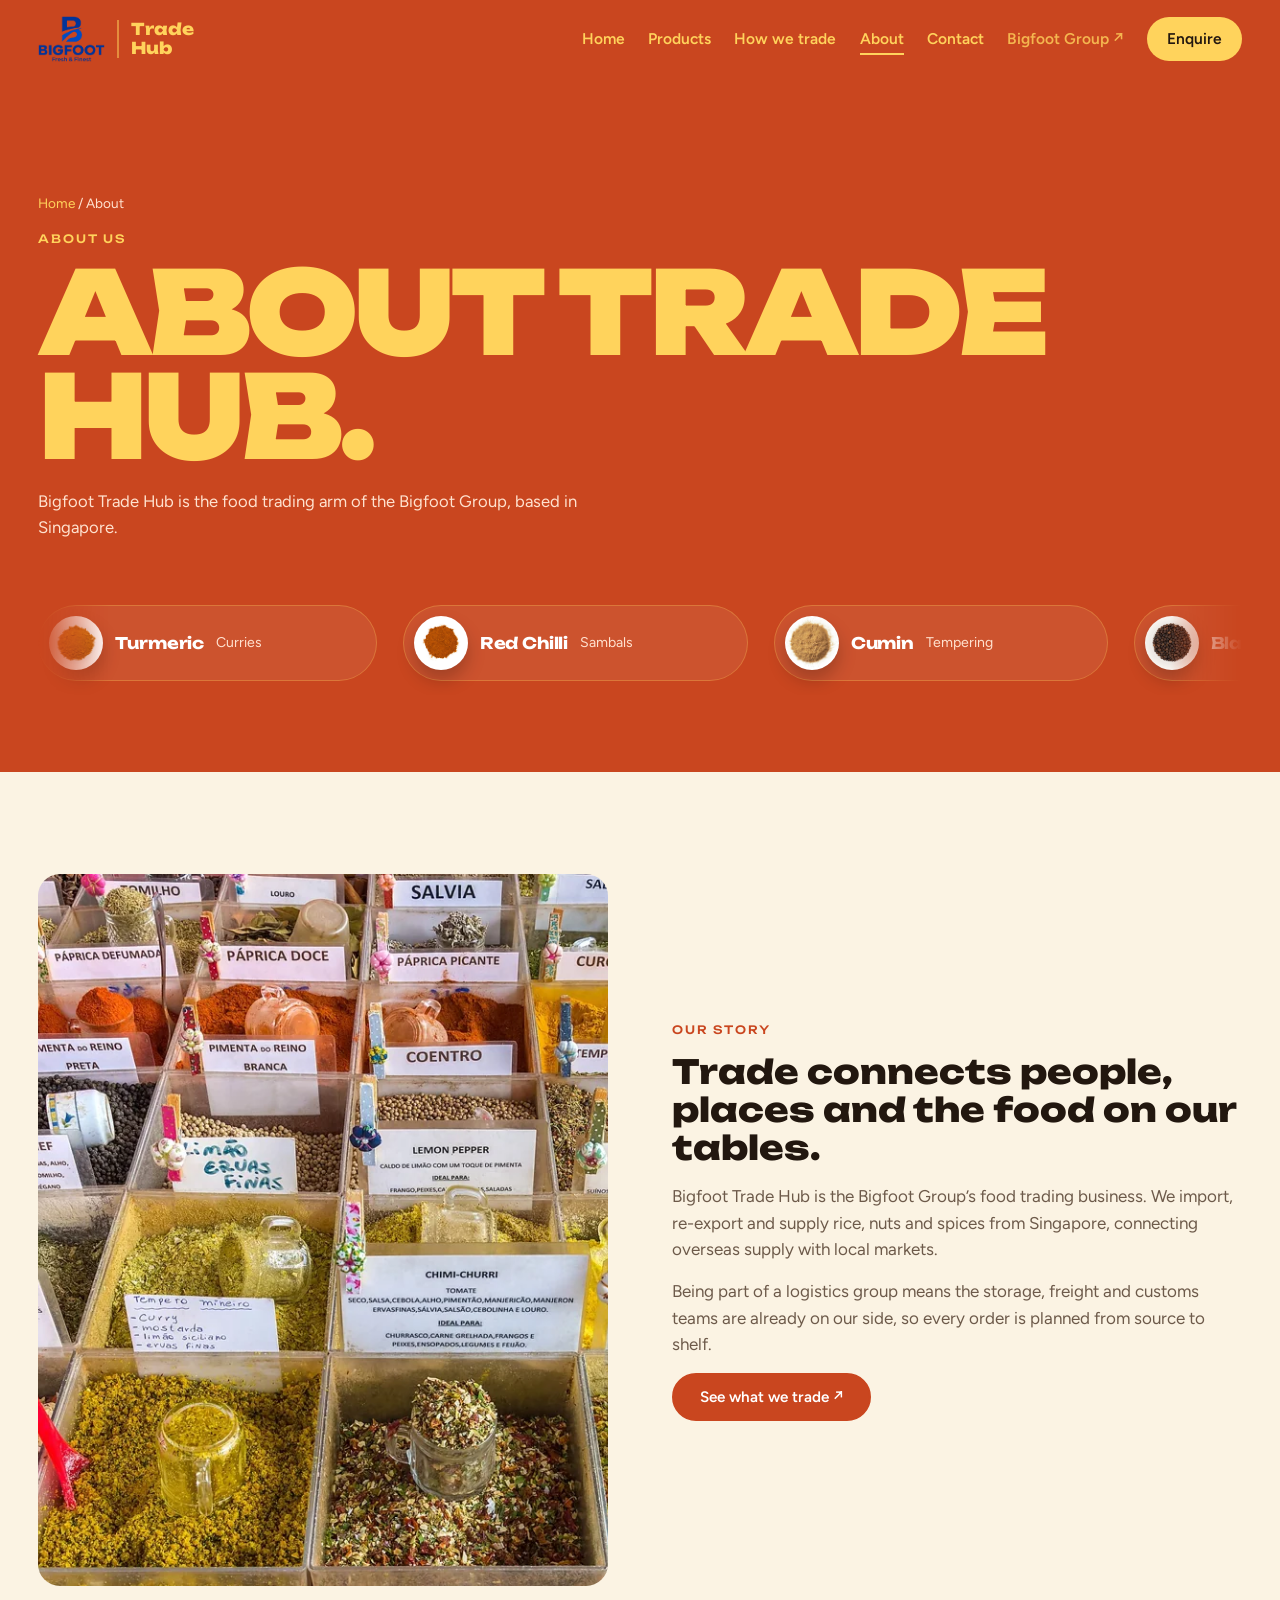
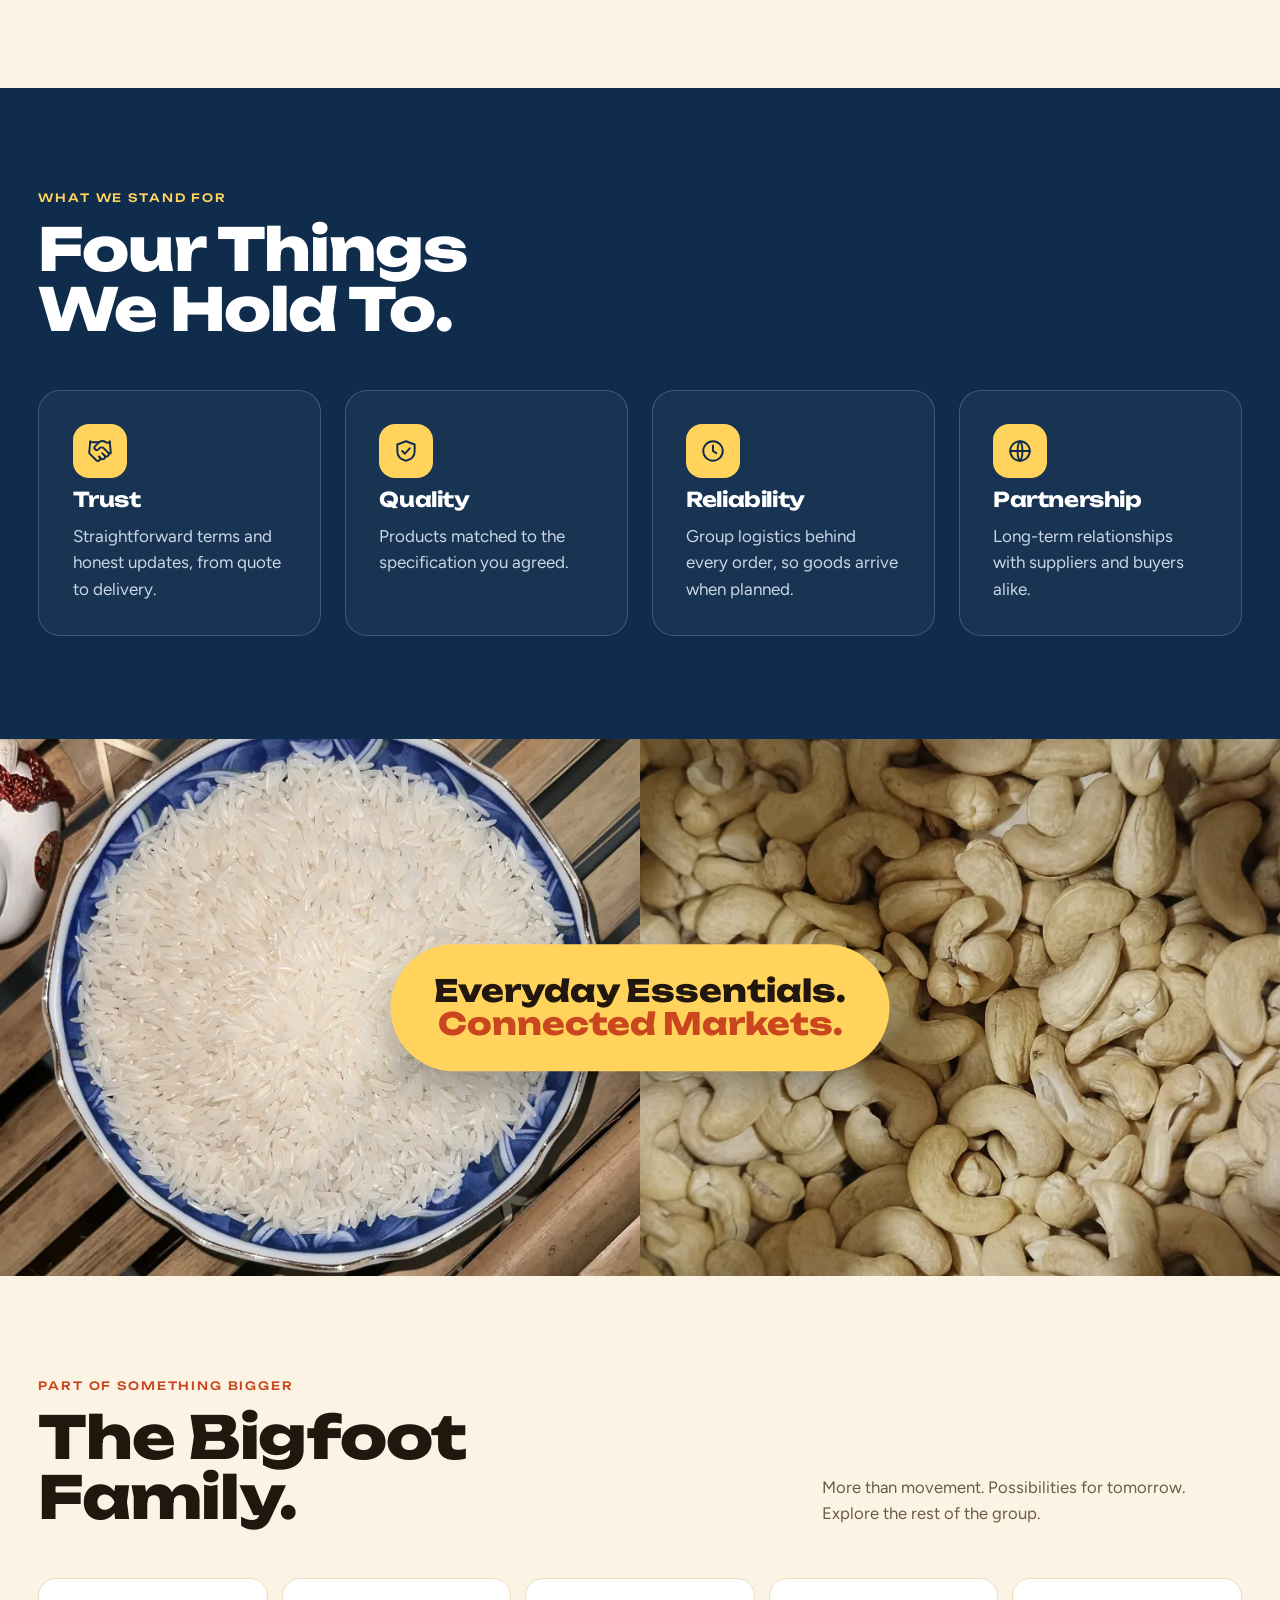
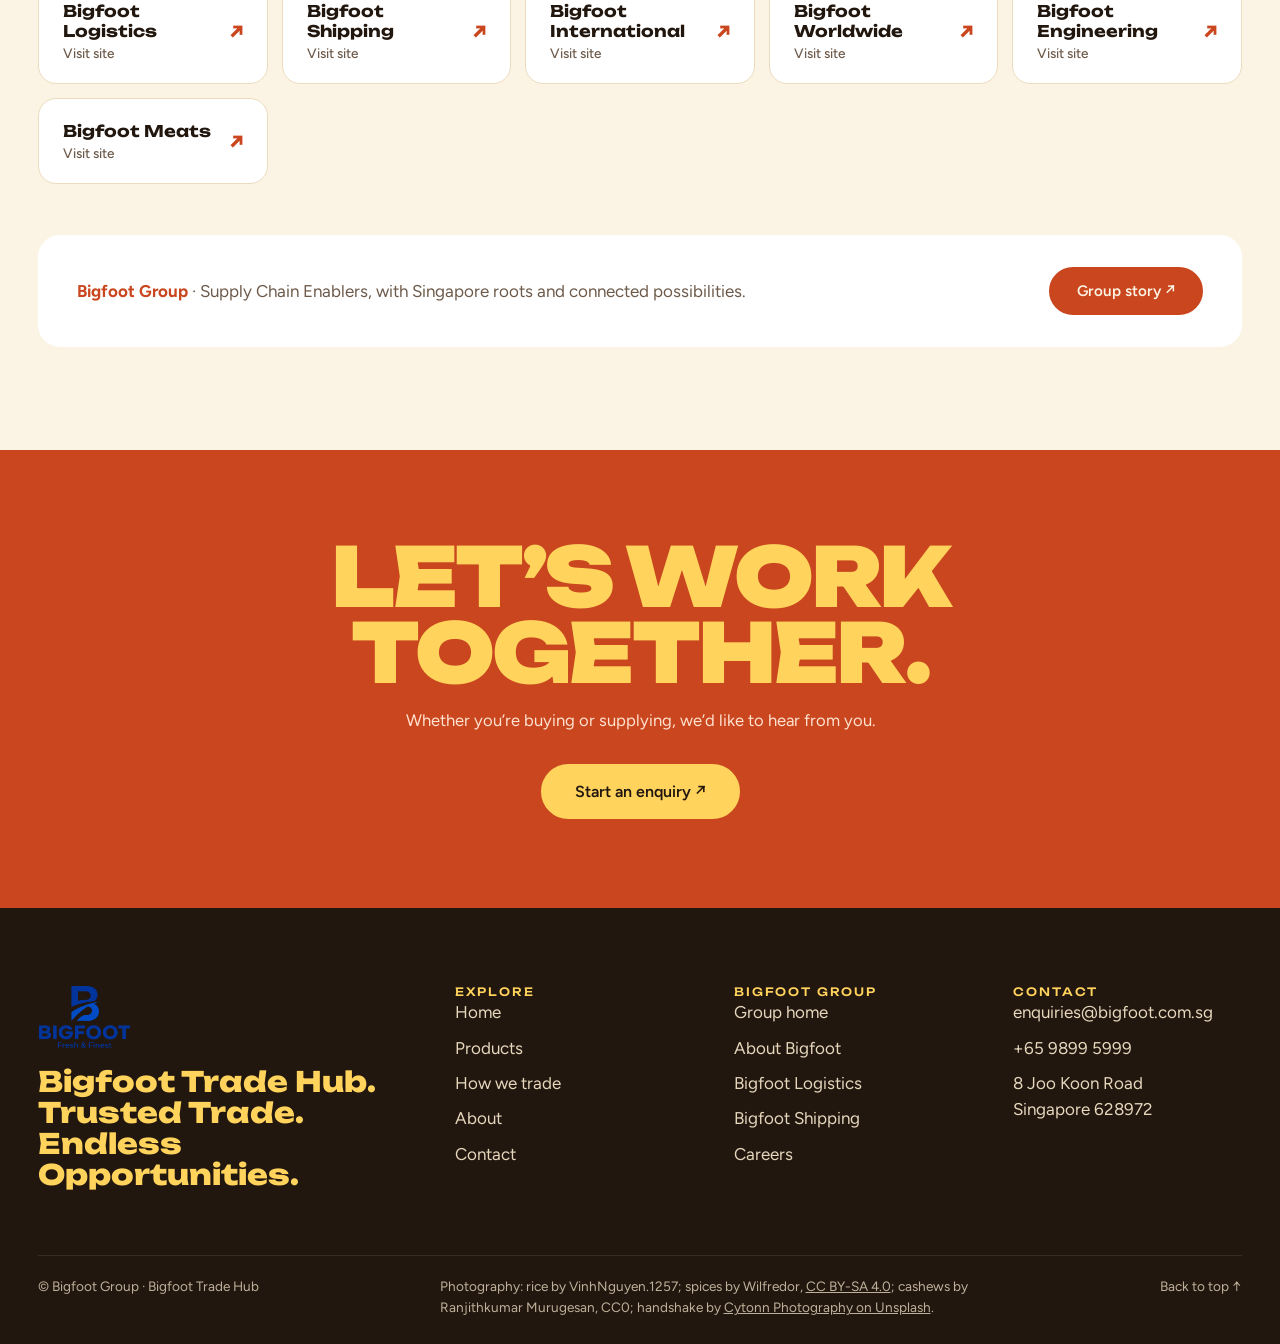
<file: about.html>
<!doctype html>
<html lang="en">
<head>
<meta charset="utf-8">
<meta name="viewport" content="width=device-width,initial-scale=1">
<title>About | Bigfoot Trade Hub</title>
<meta name="description" content="Bigfoot Trade Hub is the Singapore food trading arm of the Bigfoot Group.">
<meta name="theme-color" content="#c9461f">
<link rel="icon" href="img/favicon.png">
<link rel="preconnect" href="https://fonts.googleapis.com">
<link rel="preconnect" href="https://fonts.gstatic.com" crossorigin>
<link href="https://fonts.googleapis.com/css2?family=Figtree:wght@400;500;600;700&family=Unbounded:wght@500;700;800;900&display=swap" rel="stylesheet">
<link rel="stylesheet" href="styles.css">
<script src="app.js" defer></script>
</head>
<body class="th-paprika">
<a class="skip" href="#main">Skip to content</a>
<header class="top" data-top>
  <div class="wrap top-in">
    <a class="brand" href="index.html" aria-label="Bigfoot Trade Hub home"><img src="img/logo-white.png" alt="Bigfoot" width="300" height="208"><span>Trade<br>Hub</span></a>
    <button class="menu-btn" type="button" aria-expanded="false" aria-controls="nav" aria-label="Open menu"><span></span><span></span></button>
    <nav id="nav" aria-label="Main"><a href="index.html">Home</a><a href="products.html">Products</a><a href="services.html">How we trade</a><a href="about.html" aria-current="page">About</a><a href="contact.html">Contact</a><a href="https://randomer328.github.io/bigFoot/phase5/index.html" class="ext">Bigfoot Group ↗</a><a href="contact.html" class="nav-cta">Enquire</a></nav>
  </div>
</header>
<main id="main">
<section class="sec t-main phero noise">
  <div class="wrap">
    <p class="crumbs"><a href="index.html">Home</a> / About</p>
    <p class="kicker">About us</p>
    <h1>About <span class="o">Trade Hub.</span></h1>
    <p class="lead">Bigfoot Trade Hub is the food trading arm of the Bigfoot Group, based in Singapore.</p>
    <div class="mini-shelf shelf" data-shelf><div class="shelf-row"><div class="shelf-track"><a class="bowl-card" href="products.html#turmeric"><img class="sp" src="img/spices/turmeric.jpg" alt="" loading="lazy" onerror="var e=['png','webp','jpeg'],i=+(this.dataset.i||0);if(i<e.length){this.dataset.i=i+1;this.src='img/spices/turmeric.'+e[i]}else{this.onerror=null;this.classList.remove('sp');this.src='img/bowls/turmeric.webp'}"><strong>Turmeric</strong><span>Curries</span><em>View details ↗</em></a><a class="bowl-card" href="products.html#chilli"><img class="sp" src="img/spices/chilli.jpg" alt="" loading="lazy" onerror="var e=['png','webp','jpeg'],i=+(this.dataset.i||0);if(i<e.length){this.dataset.i=i+1;this.src='img/spices/chilli.'+e[i]}else{this.onerror=null;this.classList.remove('sp');this.src='img/bowls/chilli.webp'}"><strong>Red Chilli</strong><span>Sambals</span><em>View details ↗</em></a><a class="bowl-card" href="products.html#cumin"><img class="sp" src="img/spices/cumin.jpg" alt="" loading="lazy" onerror="var e=['png','webp','jpeg'],i=+(this.dataset.i||0);if(i<e.length){this.dataset.i=i+1;this.src='img/spices/cumin.'+e[i]}else{this.onerror=null;this.classList.remove('sp');this.src='img/bowls/cumin.webp'}"><strong>Cumin</strong><span>Tempering</span><em>View details ↗</em></a><a class="bowl-card" href="products.html#pepper"><img class="sp" src="img/spices/pepper.jpg" alt="" loading="lazy" onerror="var e=['png','webp','jpeg'],i=+(this.dataset.i||0);if(i<e.length){this.dataset.i=i+1;this.src='img/spices/pepper.'+e[i]}else{this.onerror=null;this.classList.remove('sp');this.src='img/bowls/pepper.webp'}"><strong>Black Pepper</strong><span>Seasoning</span><em>View details ↗</em></a><a class="bowl-card" href="products.html#cardamom"><img class="sp" src="img/spices/cardamom.jpg" alt="" loading="lazy" onerror="var e=['png','webp','jpeg'],i=+(this.dataset.i||0);if(i<e.length){this.dataset.i=i+1;this.src='img/spices/cardamom.'+e[i]}else{this.onerror=null;this.classList.remove('sp');this.src='img/bowls/cardamom.webp'}"><strong>Green Cardamom</strong><span>Tea</span><em>View details ↗</em></a><a class="bowl-card" href="products.html#coriander"><img class="sp" src="img/spices/coriander.jpg" alt="" loading="lazy" onerror="var e=['png','webp','jpeg'],i=+(this.dataset.i||0);if(i<e.length){this.dataset.i=i+1;this.src='img/spices/coriander.'+e[i]}else{this.onerror=null;this.classList.remove('sp');this.src='img/bowls/coriander.webp'}"><strong>Coriander Seed</strong><span>Curry powders</span><em>View details ↗</em></a><a class="bowl-card" href="products.html#cinnamon"><img class="sp" src="img/spices/cinnamon.jpg" alt="" loading="lazy" onerror="var e=['png','webp','jpeg'],i=+(this.dataset.i||0);if(i<e.length){this.dataset.i=i+1;this.src='img/spices/cinnamon.'+e[i]}else{this.onerror=null;this.classList.remove('sp');this.src='img/bowls/cinnamon.webp'}"><strong>Cinnamon</strong><span>Baking</span><em>View details ↗</em></a><a class="bowl-card" href="products.html#cloves"><img class="sp" src="img/spices/cloves.jpg" alt="" loading="lazy" onerror="var e=['png','webp','jpeg'],i=+(this.dataset.i||0);if(i<e.length){this.dataset.i=i+1;this.src='img/spices/cloves.'+e[i]}else{this.onerror=null;this.classList.remove('sp');this.src='img/bowls/cloves.webp'}"><strong>Cloves</strong><span>Rice dishes</span><em>View details ↗</em></a><a class="bowl-card" href="products.html#anise"><img class="sp" src="img/spices/anise.jpg" alt="" loading="lazy" onerror="var e=['png','webp','jpeg'],i=+(this.dataset.i||0);if(i<e.length){this.dataset.i=i+1;this.src='img/spices/anise.'+e[i]}else{this.onerror=null;this.classList.remove('sp');this.src='img/bowls/anise.webp'}"><strong>Star Anise</strong><span>Broths</span><em>View details ↗</em></a><a class="bowl-card" href="products.html#fennel"><img class="sp" src="img/spices/fennel.jpg" alt="" loading="lazy" onerror="var e=['png','webp','jpeg'],i=+(this.dataset.i||0);if(i<e.length){this.dataset.i=i+1;this.src='img/spices/fennel.'+e[i]}else{this.onerror=null;this.classList.remove('sp');this.src='img/bowls/fennel.webp'}"><strong>Fennel Seed</strong><span>Spice blends</span><em>View details ↗</em></a><a class="bowl-card" href="products.html#mustard"><img class="sp" src="img/spices/mustard.jpg" alt="" loading="lazy" onerror="var e=['png','webp','jpeg'],i=+(this.dataset.i||0);if(i<e.length){this.dataset.i=i+1;this.src='img/spices/mustard.'+e[i]}else{this.onerror=null;this.classList.remove('sp');this.src='img/bowls/mustard.webp'}"><strong>Mustard Seed</strong><span>Tempering</span><em>View details ↗</em></a><a class="bowl-card" href="products.html#paprika"><img class="sp" src="img/spices/paprika.jpg" alt="" loading="lazy" onerror="var e=['png','webp','jpeg'],i=+(this.dataset.i||0);if(i<e.length){this.dataset.i=i+1;this.src='img/spices/paprika.'+e[i]}else{this.onerror=null;this.classList.remove('sp');this.src='img/bowls/paprika.webp'}"><strong>Paprika</strong><span>Rubs</span><em>View details ↗</em></a><a class="bowl-card" href="products.html#turmeric" aria-hidden="true" tabindex="-1"><img class="sp" src="img/spices/turmeric.jpg" alt="" loading="lazy" onerror="var e=['png','webp','jpeg'],i=+(this.dataset.i||0);if(i<e.length){this.dataset.i=i+1;this.src='img/spices/turmeric.'+e[i]}else{this.onerror=null;this.classList.remove('sp');this.src='img/bowls/turmeric.webp'}"><strong>Turmeric</strong><span>Curries</span><em>View details ↗</em></a><a class="bowl-card" href="products.html#chilli" aria-hidden="true" tabindex="-1"><img class="sp" src="img/spices/chilli.jpg" alt="" loading="lazy" onerror="var e=['png','webp','jpeg'],i=+(this.dataset.i||0);if(i<e.length){this.dataset.i=i+1;this.src='img/spices/chilli.'+e[i]}else{this.onerror=null;this.classList.remove('sp');this.src='img/bowls/chilli.webp'}"><strong>Red Chilli</strong><span>Sambals</span><em>View details ↗</em></a><a class="bowl-card" href="products.html#cumin" aria-hidden="true" tabindex="-1"><img class="sp" src="img/spices/cumin.jpg" alt="" loading="lazy" onerror="var e=['png','webp','jpeg'],i=+(this.dataset.i||0);if(i<e.length){this.dataset.i=i+1;this.src='img/spices/cumin.'+e[i]}else{this.onerror=null;this.classList.remove('sp');this.src='img/bowls/cumin.webp'}"><strong>Cumin</strong><span>Tempering</span><em>View details ↗</em></a><a class="bowl-card" href="products.html#pepper" aria-hidden="true" tabindex="-1"><img class="sp" src="img/spices/pepper.jpg" alt="" loading="lazy" onerror="var e=['png','webp','jpeg'],i=+(this.dataset.i||0);if(i<e.length){this.dataset.i=i+1;this.src='img/spices/pepper.'+e[i]}else{this.onerror=null;this.classList.remove('sp');this.src='img/bowls/pepper.webp'}"><strong>Black Pepper</strong><span>Seasoning</span><em>View details ↗</em></a><a class="bowl-card" href="products.html#cardamom" aria-hidden="true" tabindex="-1"><img class="sp" src="img/spices/cardamom.jpg" alt="" loading="lazy" onerror="var e=['png','webp','jpeg'],i=+(this.dataset.i||0);if(i<e.length){this.dataset.i=i+1;this.src='img/spices/cardamom.'+e[i]}else{this.onerror=null;this.classList.remove('sp');this.src='img/bowls/cardamom.webp'}"><strong>Green Cardamom</strong><span>Tea</span><em>View details ↗</em></a><a class="bowl-card" href="products.html#coriander" aria-hidden="true" tabindex="-1"><img class="sp" src="img/spices/coriander.jpg" alt="" loading="lazy" onerror="var e=['png','webp','jpeg'],i=+(this.dataset.i||0);if(i<e.length){this.dataset.i=i+1;this.src='img/spices/coriander.'+e[i]}else{this.onerror=null;this.classList.remove('sp');this.src='img/bowls/coriander.webp'}"><strong>Coriander Seed</strong><span>Curry powders</span><em>View details ↗</em></a><a class="bowl-card" href="products.html#cinnamon" aria-hidden="true" tabindex="-1"><img class="sp" src="img/spices/cinnamon.jpg" alt="" loading="lazy" onerror="var e=['png','webp','jpeg'],i=+(this.dataset.i||0);if(i<e.length){this.dataset.i=i+1;this.src='img/spices/cinnamon.'+e[i]}else{this.onerror=null;this.classList.remove('sp');this.src='img/bowls/cinnamon.webp'}"><strong>Cinnamon</strong><span>Baking</span><em>View details ↗</em></a><a class="bowl-card" href="products.html#cloves" aria-hidden="true" tabindex="-1"><img class="sp" src="img/spices/cloves.jpg" alt="" loading="lazy" onerror="var e=['png','webp','jpeg'],i=+(this.dataset.i||0);if(i<e.length){this.dataset.i=i+1;this.src='img/spices/cloves.'+e[i]}else{this.onerror=null;this.classList.remove('sp');this.src='img/bowls/cloves.webp'}"><strong>Cloves</strong><span>Rice dishes</span><em>View details ↗</em></a><a class="bowl-card" href="products.html#anise" aria-hidden="true" tabindex="-1"><img class="sp" src="img/spices/anise.jpg" alt="" loading="lazy" onerror="var e=['png','webp','jpeg'],i=+(this.dataset.i||0);if(i<e.length){this.dataset.i=i+1;this.src='img/spices/anise.'+e[i]}else{this.onerror=null;this.classList.remove('sp');this.src='img/bowls/anise.webp'}"><strong>Star Anise</strong><span>Broths</span><em>View details ↗</em></a><a class="bowl-card" href="products.html#fennel" aria-hidden="true" tabindex="-1"><img class="sp" src="img/spices/fennel.jpg" alt="" loading="lazy" onerror="var e=['png','webp','jpeg'],i=+(this.dataset.i||0);if(i<e.length){this.dataset.i=i+1;this.src='img/spices/fennel.'+e[i]}else{this.onerror=null;this.classList.remove('sp');this.src='img/bowls/fennel.webp'}"><strong>Fennel Seed</strong><span>Spice blends</span><em>View details ↗</em></a><a class="bowl-card" href="products.html#mustard" aria-hidden="true" tabindex="-1"><img class="sp" src="img/spices/mustard.jpg" alt="" loading="lazy" onerror="var e=['png','webp','jpeg'],i=+(this.dataset.i||0);if(i<e.length){this.dataset.i=i+1;this.src='img/spices/mustard.'+e[i]}else{this.onerror=null;this.classList.remove('sp');this.src='img/bowls/mustard.webp'}"><strong>Mustard Seed</strong><span>Tempering</span><em>View details ↗</em></a><a class="bowl-card" href="products.html#paprika" aria-hidden="true" tabindex="-1"><img class="sp" src="img/spices/paprika.jpg" alt="" loading="lazy" onerror="var e=['png','webp','jpeg'],i=+(this.dataset.i||0);if(i<e.length){this.dataset.i=i+1;this.src='img/spices/paprika.'+e[i]}else{this.onerror=null;this.classList.remove('sp');this.src='img/bowls/paprika.webp'}"><strong>Paprika</strong><span>Rubs</span><em>View details ↗</em></a><a class="bowl-card" href="products.html#turmeric" aria-hidden="true" tabindex="-1"><img class="sp" src="img/spices/turmeric.jpg" alt="" loading="lazy" onerror="var e=['png','webp','jpeg'],i=+(this.dataset.i||0);if(i<e.length){this.dataset.i=i+1;this.src='img/spices/turmeric.'+e[i]}else{this.onerror=null;this.classList.remove('sp');this.src='img/bowls/turmeric.webp'}"><strong>Turmeric</strong><span>Curries</span><em>View details ↗</em></a><a class="bowl-card" href="products.html#chilli" aria-hidden="true" tabindex="-1"><img class="sp" src="img/spices/chilli.jpg" alt="" loading="lazy" onerror="var e=['png','webp','jpeg'],i=+(this.dataset.i||0);if(i<e.length){this.dataset.i=i+1;this.src='img/spices/chilli.'+e[i]}else{this.onerror=null;this.classList.remove('sp');this.src='img/bowls/chilli.webp'}"><strong>Red Chilli</strong><span>Sambals</span><em>View details ↗</em></a><a class="bowl-card" href="products.html#cumin" aria-hidden="true" tabindex="-1"><img class="sp" src="img/spices/cumin.jpg" alt="" loading="lazy" onerror="var e=['png','webp','jpeg'],i=+(this.dataset.i||0);if(i<e.length){this.dataset.i=i+1;this.src='img/spices/cumin.'+e[i]}else{this.onerror=null;this.classList.remove('sp');this.src='img/bowls/cumin.webp'}"><strong>Cumin</strong><span>Tempering</span><em>View details ↗</em></a><a class="bowl-card" href="products.html#pepper" aria-hidden="true" tabindex="-1"><img class="sp" src="img/spices/pepper.jpg" alt="" loading="lazy" onerror="var e=['png','webp','jpeg'],i=+(this.dataset.i||0);if(i<e.length){this.dataset.i=i+1;this.src='img/spices/pepper.'+e[i]}else{this.onerror=null;this.classList.remove('sp');this.src='img/bowls/pepper.webp'}"><strong>Black Pepper</strong><span>Seasoning</span><em>View details ↗</em></a><a class="bowl-card" href="products.html#cardamom" aria-hidden="true" tabindex="-1"><img class="sp" src="img/spices/cardamom.jpg" alt="" loading="lazy" onerror="var e=['png','webp','jpeg'],i=+(this.dataset.i||0);if(i<e.length){this.dataset.i=i+1;this.src='img/spices/cardamom.'+e[i]}else{this.onerror=null;this.classList.remove('sp');this.src='img/bowls/cardamom.webp'}"><strong>Green Cardamom</strong><span>Tea</span><em>View details ↗</em></a><a class="bowl-card" href="products.html#coriander" aria-hidden="true" tabindex="-1"><img class="sp" src="img/spices/coriander.jpg" alt="" loading="lazy" onerror="var e=['png','webp','jpeg'],i=+(this.dataset.i||0);if(i<e.length){this.dataset.i=i+1;this.src='img/spices/coriander.'+e[i]}else{this.onerror=null;this.classList.remove('sp');this.src='img/bowls/coriander.webp'}"><strong>Coriander Seed</strong><span>Curry powders</span><em>View details ↗</em></a><a class="bowl-card" href="products.html#cinnamon" aria-hidden="true" tabindex="-1"><img class="sp" src="img/spices/cinnamon.jpg" alt="" loading="lazy" onerror="var e=['png','webp','jpeg'],i=+(this.dataset.i||0);if(i<e.length){this.dataset.i=i+1;this.src='img/spices/cinnamon.'+e[i]}else{this.onerror=null;this.classList.remove('sp');this.src='img/bowls/cinnamon.webp'}"><strong>Cinnamon</strong><span>Baking</span><em>View details ↗</em></a><a class="bowl-card" href="products.html#cloves" aria-hidden="true" tabindex="-1"><img class="sp" src="img/spices/cloves.jpg" alt="" loading="lazy" onerror="var e=['png','webp','jpeg'],i=+(this.dataset.i||0);if(i<e.length){this.dataset.i=i+1;this.src='img/spices/cloves.'+e[i]}else{this.onerror=null;this.classList.remove('sp');this.src='img/bowls/cloves.webp'}"><strong>Cloves</strong><span>Rice dishes</span><em>View details ↗</em></a><a class="bowl-card" href="products.html#anise" aria-hidden="true" tabindex="-1"><img class="sp" src="img/spices/anise.jpg" alt="" loading="lazy" onerror="var e=['png','webp','jpeg'],i=+(this.dataset.i||0);if(i<e.length){this.dataset.i=i+1;this.src='img/spices/anise.'+e[i]}else{this.onerror=null;this.classList.remove('sp');this.src='img/bowls/anise.webp'}"><strong>Star Anise</strong><span>Broths</span><em>View details ↗</em></a><a class="bowl-card" href="products.html#fennel" aria-hidden="true" tabindex="-1"><img class="sp" src="img/spices/fennel.jpg" alt="" loading="lazy" onerror="var e=['png','webp','jpeg'],i=+(this.dataset.i||0);if(i<e.length){this.dataset.i=i+1;this.src='img/spices/fennel.'+e[i]}else{this.onerror=null;this.classList.remove('sp');this.src='img/bowls/fennel.webp'}"><strong>Fennel Seed</strong><span>Spice blends</span><em>View details ↗</em></a><a class="bowl-card" href="products.html#mustard" aria-hidden="true" tabindex="-1"><img class="sp" src="img/spices/mustard.jpg" alt="" loading="lazy" onerror="var e=['png','webp','jpeg'],i=+(this.dataset.i||0);if(i<e.length){this.dataset.i=i+1;this.src='img/spices/mustard.'+e[i]}else{this.onerror=null;this.classList.remove('sp');this.src='img/bowls/mustard.webp'}"><strong>Mustard Seed</strong><span>Tempering</span><em>View details ↗</em></a><a class="bowl-card" href="products.html#paprika" aria-hidden="true" tabindex="-1"><img class="sp" src="img/spices/paprika.jpg" alt="" loading="lazy" onerror="var e=['png','webp','jpeg'],i=+(this.dataset.i||0);if(i<e.length){this.dataset.i=i+1;this.src='img/spices/paprika.'+e[i]}else{this.onerror=null;this.classList.remove('sp');this.src='img/bowls/paprika.webp'}"><strong>Paprika</strong><span>Rubs</span><em>View details ↗</em></a></div></div></div>
  </div>
</section>
<section class="sec t-alt story">
  <div class="wrap split" style="align-items:center">
    <div class="story-img reveal"><img src="img/spices.webp" alt="Spices in market trays" loading="lazy"></div>
    <div>
      <p class="kicker">Our story</p>
      <p class="quote reveal">Trade connects people, places and the food on our tables.</p>
      <p>Bigfoot Trade Hub is the Bigfoot Group&rsquo;s food trading business. We import, re-export and supply rice, nuts and spices from Singapore, connecting overseas supply with local markets.</p>
      <p>Being part of a logistics group means the storage, freight and customs teams are already on our side, so every order is planned from source to shelf.</p>
      <p><a class="pill pill-solid" href="products.html">See what we trade ↗</a></p>
    </div>
  </div>
</section>

<section class="sec t-deep">
  <div class="wrap">
    <p class="kicker">What we stand for</p>
    <h2 class="h2 reveal" style="margin-bottom:clamp(36px,4vw,60px)">Four Things<br>We Hold To.</h2>
    <div class="grid-4">
      <article class="card reveal"><span class="icon"><svg viewBox="0 0 24 24" fill="none" stroke="currentColor" stroke-width="1.8" stroke-linecap="round" stroke-linejoin="round"><path d="m11 17 2 2a1 1 0 1 0 3-3"/><path d="m14 14 2.5 2.5a1 1 0 1 0 3-3l-3.88-3.88a3 3 0 0 0-4.24 0l-.88.88a1 1 0 1 1-3-3l2.81-2.81a5.79 5.79 0 0 1 7.06-.87l.47.28a2 2 0 0 0 1.42.25L21 4"/><path d="m21 3 1 11h-2"/><path d="M3 3 2 14l6.5 6.5a1 1 0 1 0 3-3"/><path d="M3 4h8"/></svg></span><h3>Trust</h3><p>Straightforward terms and honest updates, from quote to delivery.</p></article>
      <article class="card reveal"><span class="icon"><svg viewBox="0 0 24 24" fill="none" stroke="currentColor" stroke-width="1.8" stroke-linecap="round" stroke-linejoin="round"><path d="M12 3l8 3v6c0 5-3.5 8-8 9-4.5-1-8-4-8-9V6z"/><path d="M8.5 12l2.5 2.5 4.5-5"/></svg></span><h3>Quality</h3><p>Products matched to the specification you agreed.</p></article>
      <article class="card reveal"><span class="icon"><svg viewBox="0 0 24 24" fill="none" stroke="currentColor" stroke-width="1.8" stroke-linecap="round"><circle cx="12" cy="12" r="9"/><path d="M12 7v5l3 2"/></svg></span><h3>Reliability</h3><p>Group logistics behind every order, so goods arrive when planned.</p></article>
      <article class="card reveal"><span class="icon"><svg viewBox="0 0 24 24" fill="none" stroke="currentColor" stroke-width="1.8" stroke-linecap="round"><circle cx="12" cy="12" r="9"/><path d="M3 12h18M12 3c3 3 3 15 0 18M12 3c-3 3-3 15 0 18"/></svg></span><h3>Partnership</h3><p>Long-term relationships with suppliers and buyers alike.</p></article>
    </div>
  </div>
</section>

<section class="band" aria-label="Everyday essentials">
  <div class="band-img"><img src="img/rice.webp" alt="Close-up of rice grains" loading="lazy"></div>
  <div class="band-img"><img src="img/nuts.webp" alt="Pile of cashew nuts" loading="lazy"></div>
  <p class="band-chip">Everyday Essentials.<br><em>Connected Markets.</em></p>
</section>

<section class="sec t-alt">
  <div class="wrap">
    <div class="head-row"><div><p class="kicker">Part of something bigger</p><h2 class="h2 reveal">The Bigfoot<br>Family.</h2></div>
    <p class="lead">More than movement. Possibilities for tomorrow. Explore the rest of the group.</p></div>
    <div class="tiles"><a class="tile" href="https://randomer328.github.io/bigFoot/phase5/logistics.html"><span>Bigfoot Logistics<small>Visit site</small></span><b>↗</b></a><a class="tile" href="https://randomer328.github.io/bigFoot/phase5/bigfoot-shipping.html"><span>Bigfoot Shipping<small>Visit site</small></span><b>↗</b></a><a class="tile" href="https://randomer328.github.io/bigFoot/phase5/bigfoot-international.html"><span>Bigfoot International<small>Visit site</small></span><b>↗</b></a><a class="tile" href="https://randomer328.github.io/bigFoot/phase5/bigfoot-worldwide.html"><span>Bigfoot Worldwide<small>Visit site</small></span><b>↗</b></a><a class="tile" href="https://randomer328.github.io/bigFoot/phase5/bigfoot-engineering.html"><span>Bigfoot Engineering<small>Visit site</small></span><b>↗</b></a><a class="tile" href="https://randomer328.github.io/bigFoot/Meats/"><span>Bigfoot Meats<small>Visit site</small></span><b>↗</b></a></div>
    <div class="note-bar reveal" style="--note-bg:var(--card);--note-fg:var(--card-muted);--note-accent:var(--accent)"><p><strong>Bigfoot Group</strong> · Supply Chain Enablers, with Singapore roots and connected possibilities.</p><a class="pill" href="https://randomer328.github.io/bigFoot/phase5/about-us.html" style="color:var(--bg-solid)">Group story ↗</a></div>
  </div>
</section>

<section class="sec t-main cta noise">
  <div class="wrap">
    <h2 class="mega reveal">Let&rsquo;s Work<br><span class="o">Together.</span></h2>
    <p class="lead">Whether you&rsquo;re buying or supplying, we&rsquo;d like to hear from you.</p>
    <div class="cta-btns"><a class="pill pill-solid big" href="contact.html">Start an enquiry ↗</a></div>
  </div>
</section>

</main>
<footer class="foot">
  <div class="wrap foot-in">
    <div class="foot-brand"><img src="img/logo-white.png" alt="Bigfoot" width="300" height="208"><p class="foot-big">Bigfoot Trade Hub.<br>Trusted Trade. Endless Opportunities.</p></div>
    <div><p class="foot-h">Explore</p><a href="index.html">Home</a><a href="products.html">Products</a><a href="services.html">How we trade</a><a href="about.html">About</a><a href="contact.html">Contact</a></div>
    <div><p class="foot-h">Bigfoot Group</p><a href="https://randomer328.github.io/bigFoot/phase5/index.html">Group home</a><a href="https://randomer328.github.io/bigFoot/phase5/about-us.html">About Bigfoot</a><a href="https://randomer328.github.io/bigFoot/phase5/logistics.html">Bigfoot Logistics</a><a href="https://randomer328.github.io/bigFoot/phase5/bigfoot-shipping.html">Bigfoot Shipping</a><a href="https://randomer328.github.io/bigFoot/phase5/people.html">Careers</a></div>
    <div><p class="foot-h">Contact</p><a href="mailto:enquiries@bigfoot.com.sg">enquiries@bigfoot.com.sg</a><a href="tel:+6598995999">+65 9899 5999</a><p>8 Joo Koon Road<br>Singapore 628972</p></div>
  </div>
  <div class="wrap foot-bottom">
    <span>© Bigfoot Group · Bigfoot Trade Hub</span>
    <span class="credit">Photography: rice by VinhNguyen.1257; spices by Wilfredor, <a href="https://creativecommons.org/licenses/by-sa/4.0/">CC BY-SA 4.0</a>; cashews by Ranjithkumar Murugesan, CC0; handshake by <a href="https://unsplash.com/photos/two-person-handshaking-vWchRczcQwM">Cytonn Photography on Unsplash</a>.</span>
    <a href="#main">Back to top ↑</a>
  </div>
</footer>
</body>
</html>
</file>
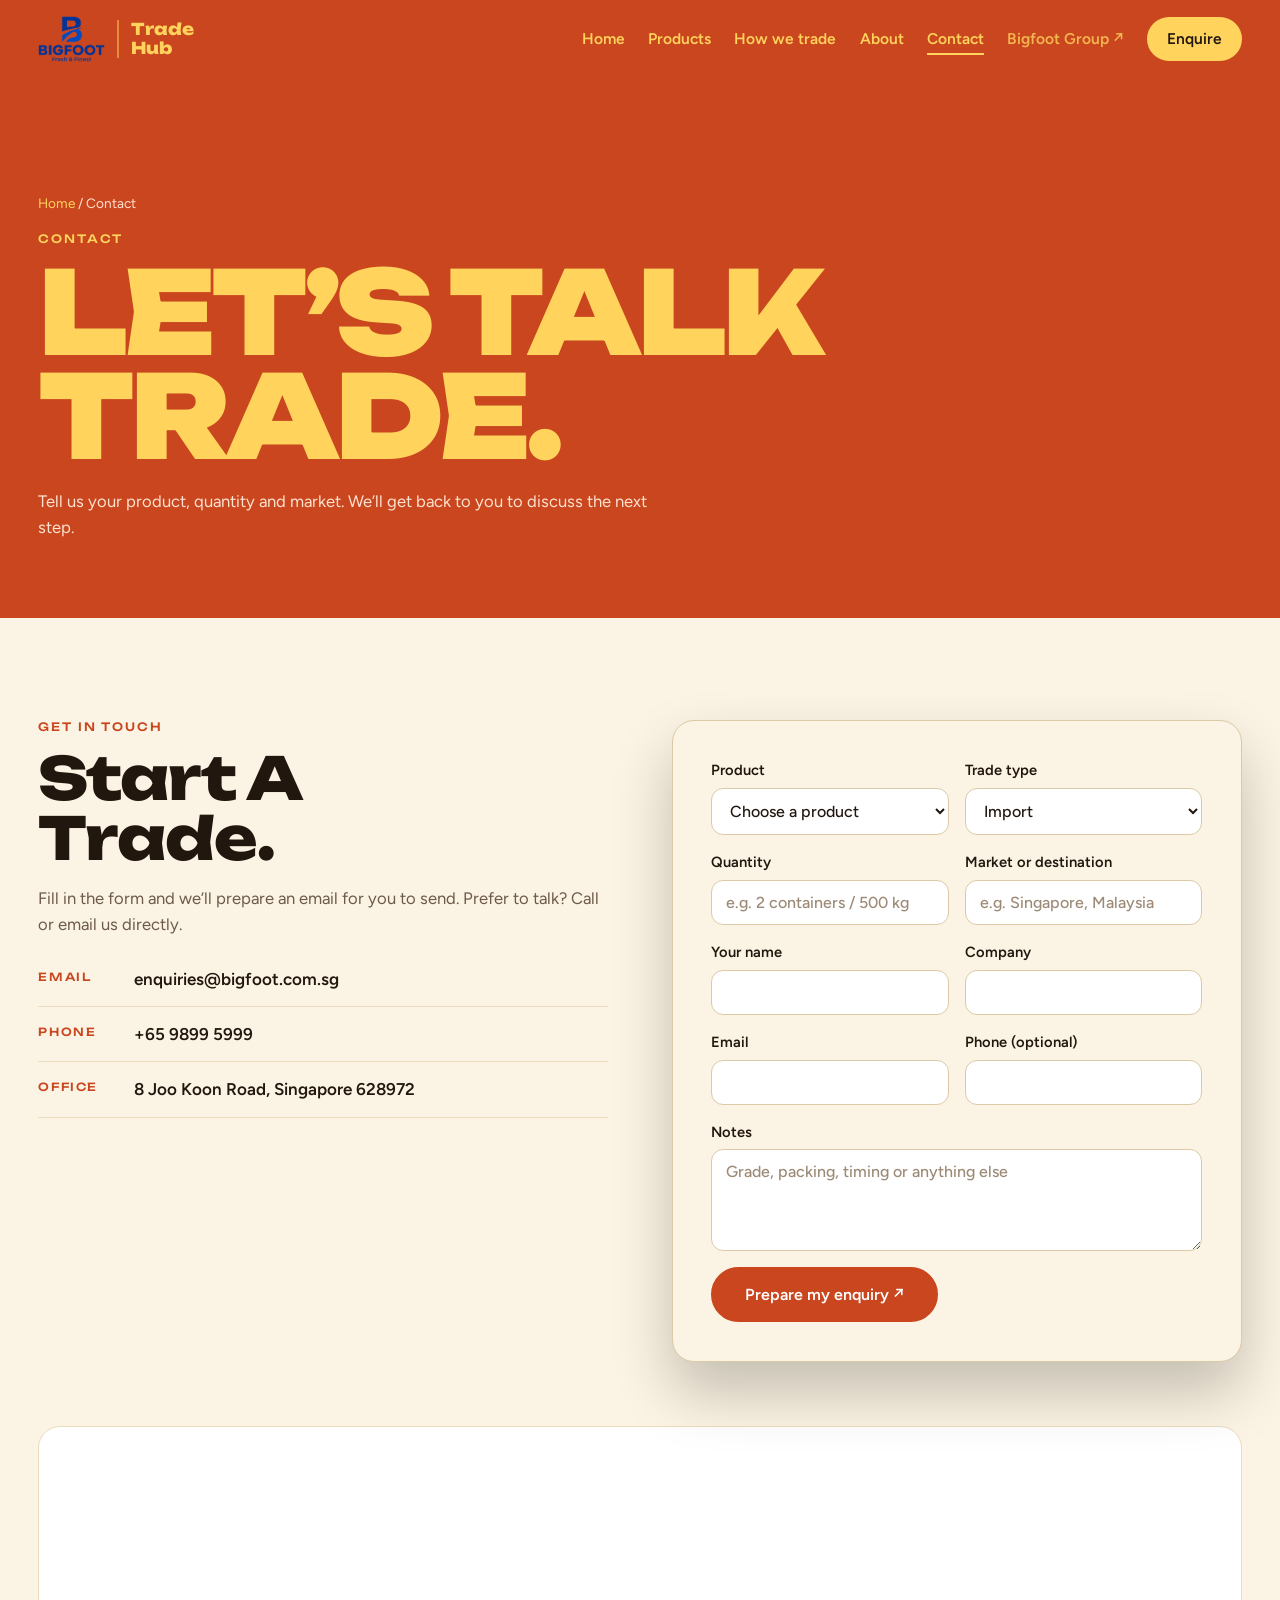
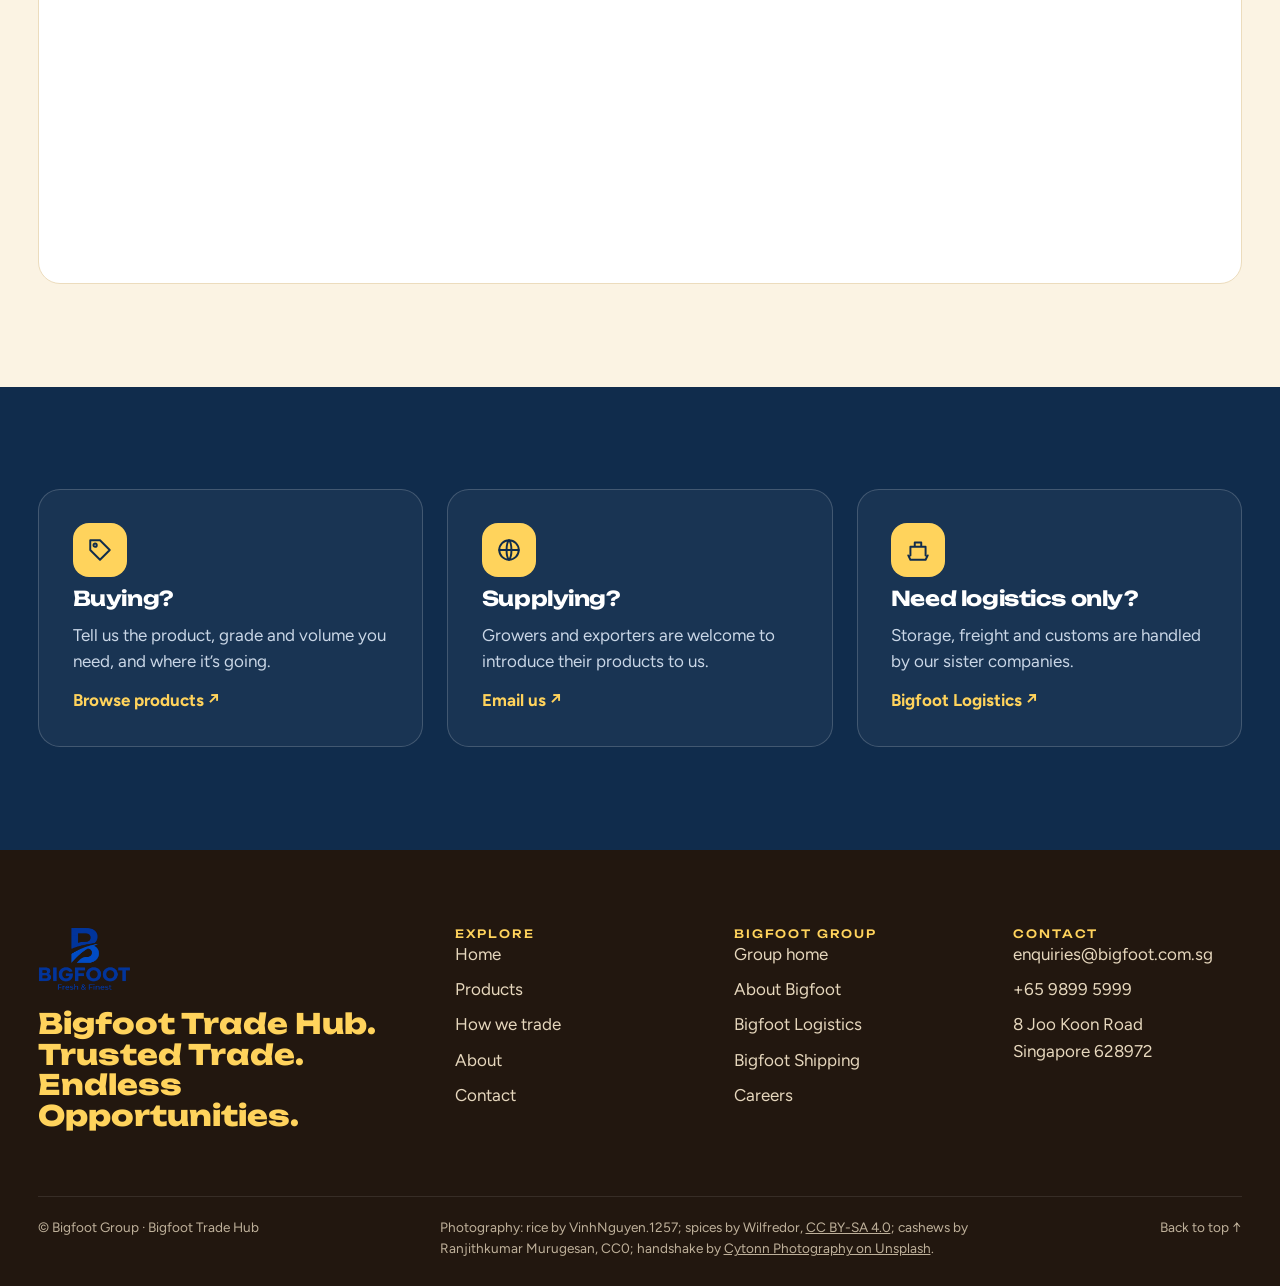
<file: contact.html>
<!doctype html>
<html lang="en">
<head>
<meta charset="utf-8">
<meta name="viewport" content="width=device-width,initial-scale=1">
<title>Contact | Bigfoot Trade Hub</title>
<meta name="description" content="Send Bigfoot Trade Hub an enquiry for rice, nuts or spices.">
<meta name="theme-color" content="#c9461f">
<link rel="icon" href="img/favicon.png">
<link rel="preconnect" href="https://fonts.googleapis.com">
<link rel="preconnect" href="https://fonts.gstatic.com" crossorigin>
<link href="https://fonts.googleapis.com/css2?family=Figtree:wght@400;500;600;700&family=Unbounded:wght@500;700;800;900&display=swap" rel="stylesheet">
<link rel="stylesheet" href="styles.css">
<script src="app.js" defer></script>
</head>
<body class="th-paprika">
<a class="skip" href="#main">Skip to content</a>
<header class="top" data-top>
  <div class="wrap top-in">
    <a class="brand" href="index.html" aria-label="Bigfoot Trade Hub home"><img src="img/logo-white.png" alt="Bigfoot" width="300" height="208"><span>Trade<br>Hub</span></a>
    <button class="menu-btn" type="button" aria-expanded="false" aria-controls="nav" aria-label="Open menu"><span></span><span></span></button>
    <nav id="nav" aria-label="Main"><a href="index.html">Home</a><a href="products.html">Products</a><a href="services.html">How we trade</a><a href="about.html">About</a><a href="contact.html" aria-current="page">Contact</a><a href="https://randomer328.github.io/bigFoot/phase5/index.html" class="ext">Bigfoot Group ↗</a><a href="contact.html" class="nav-cta">Enquire</a></nav>
  </div>
</header>
<main id="main">
<section class="sec t-main phero noise">
  <div class="wrap">
    <p class="crumbs"><a href="index.html">Home</a> / Contact</p>
    <p class="kicker">Contact</p>
    <h1>Let&rsquo;s Talk <span class="o">Trade.</span></h1>
    <p class="lead">Tell us your product, quantity and market. We&rsquo;ll get back to you to discuss the next step.</p>
    
  </div>
</section>
<section class="sec t-alt" id="enquire">
  <div class="wrap enq-in">
    <div>
      <p class="kicker">Get in touch</p>
      <h2 class="h2">Start A<br>Trade.</h2>
      <p class="lead" style="margin-top:18px">Fill in the form and we&rsquo;ll prepare an email for you to send. Prefer to talk? Call or email us directly.</p>
      <ul class="contact-list">
        <li><span>Email</span><a href="mailto:enquiries@bigfoot.com.sg">enquiries@bigfoot.com.sg</a></li>
        <li><span>Phone</span><a href="tel:+6598995999">+65 9899 5999</a></li>
        <li><span>Office</span>8 Joo Koon Road, Singapore 628972</li>
      </ul>
    </div>
    <form class="form" data-form novalidate>
      <div class="f-row">
        <label>Product<select name="product" required><option value="">Choose a product</option><option>Rice</option><option>Nuts</option><option>Spices</option><option>Other food items</option></select></label>
        <label>Trade type<select name="type"><option>Import</option><option>Re-export</option><option>Local supply</option><option>Not sure yet</option></select></label>
      </div>
      <div class="f-row">
        <label>Quantity<input name="qty" placeholder="e.g. 2 containers / 500 kg"></label>
        <label>Market or destination<input name="market" placeholder="e.g. Singapore, Malaysia"></label>
      </div>
      <div class="f-row">
        <label>Your name<input name="name" required autocomplete="name"></label>
        <label>Company<input name="company" autocomplete="organization"></label>
      </div>
      <div class="f-row">
        <label>Email<input name="email" type="email" required autocomplete="email"></label>
        <label>Phone (optional)<input name="phone" type="tel" autocomplete="tel"></label>
      </div>
      <label>Notes<textarea name="notes" rows="4" placeholder="Grade, packing, timing or anything else"></textarea></label>
      <p class="f-err" data-err hidden>Please choose a product and fill in your name and a valid email.</p>
      <button class="pill pill-solid big" type="submit">Prepare my enquiry ↗</button>
      <div class="ready" data-ready hidden>
        <p><strong>Your enquiry is ready.</strong> Choose how to send it:</p>
        <div class="ready-btns">
          <a class="pill" data-send="mailto" href="#">Email app</a>
          <a class="pill" data-send="gmail" href="#" target="_blank" rel="noopener">Gmail</a>
          <a class="pill" data-send="outlook" href="#" target="_blank" rel="noopener">Outlook</a>
          <button class="pill" type="button" data-copy>Copy text</button>
        </div>
        <p class="ready-note" data-copied hidden>Copied. Paste it into an email to enquiries@bigfoot.com.sg.</p>
      </div>
    </form>
  </div>
  <div class="wrap">
    <div class="map"><iframe title="Map of 8 Joo Koon Road, Singapore 628972" loading="lazy" referrerpolicy="no-referrer-when-downgrade" src="https://www.google.com/maps?q=8+Joo+Koon+Road+Singapore+628972&amp;output=embed"></iframe></div>
  </div>
</section>

<section class="sec t-deep">
  <div class="wrap">
    <div class="grid-3">
      <article class="card"><span class="icon"><svg viewBox="0 0 24 24" fill="none" stroke="currentColor" stroke-width="1.8" stroke-linecap="round" stroke-linejoin="round"><path d="M3 12V3h9l9 9-9 9z"/><circle cx="7.5" cy="7.5" r="1.5"/></svg></span><h3>Buying?</h3><p>Tell us the product, grade and volume you need, and where it&rsquo;s going.</p><a class="link" href="products.html">Browse products ↗</a></article>
      <article class="card"><span class="icon"><svg viewBox="0 0 24 24" fill="none" stroke="currentColor" stroke-width="1.8" stroke-linecap="round"><circle cx="12" cy="12" r="9"/><path d="M3 12h18M12 3c3 3 3 15 0 18M12 3c-3 3-3 15 0 18"/></svg></span><h3>Supplying?</h3><p>Growers and exporters are welcome to introduce their products to us.</p><a class="link" href="mailto:enquiries@bigfoot.com.sg?subject=Supplier%20introduction">Email us ↗</a></article>
      <article class="card"><span class="icon"><svg viewBox="0 0 24 24" fill="none" stroke="currentColor" stroke-width="1.8" stroke-linecap="round" stroke-linejoin="round"><path d="M3 17l2 4h14l2-4M5 17V9h14v8M9 9V5h6v4"/></svg></span><h3>Need logistics only?</h3><p>Storage, freight and customs are handled by our sister companies.</p><a class="link" href="https://randomer328.github.io/bigFoot/phase5/logistics.html">Bigfoot Logistics ↗</a></article>
    </div>
  </div>
</section>

</main>
<footer class="foot">
  <div class="wrap foot-in">
    <div class="foot-brand"><img src="img/logo-white.png" alt="Bigfoot" width="300" height="208"><p class="foot-big">Bigfoot Trade Hub.<br>Trusted Trade. Endless Opportunities.</p></div>
    <div><p class="foot-h">Explore</p><a href="index.html">Home</a><a href="products.html">Products</a><a href="services.html">How we trade</a><a href="about.html">About</a><a href="contact.html">Contact</a></div>
    <div><p class="foot-h">Bigfoot Group</p><a href="https://randomer328.github.io/bigFoot/phase5/index.html">Group home</a><a href="https://randomer328.github.io/bigFoot/phase5/about-us.html">About Bigfoot</a><a href="https://randomer328.github.io/bigFoot/phase5/logistics.html">Bigfoot Logistics</a><a href="https://randomer328.github.io/bigFoot/phase5/bigfoot-shipping.html">Bigfoot Shipping</a><a href="https://randomer328.github.io/bigFoot/phase5/people.html">Careers</a></div>
    <div><p class="foot-h">Contact</p><a href="mailto:enquiries@bigfoot.com.sg">enquiries@bigfoot.com.sg</a><a href="tel:+6598995999">+65 9899 5999</a><p>8 Joo Koon Road<br>Singapore 628972</p></div>
  </div>
  <div class="wrap foot-bottom">
    <span>© Bigfoot Group · Bigfoot Trade Hub</span>
    <span class="credit">Photography: rice by VinhNguyen.1257; spices by Wilfredor, <a href="https://creativecommons.org/licenses/by-sa/4.0/">CC BY-SA 4.0</a>; cashews by Ranjithkumar Murugesan, CC0; handshake by <a href="https://unsplash.com/photos/two-person-handshaking-vWchRczcQwM">Cytonn Photography on Unsplash</a>.</span>
    <a href="#main">Back to top ↑</a>
  </div>
</footer>
</body>
</html>
</file>
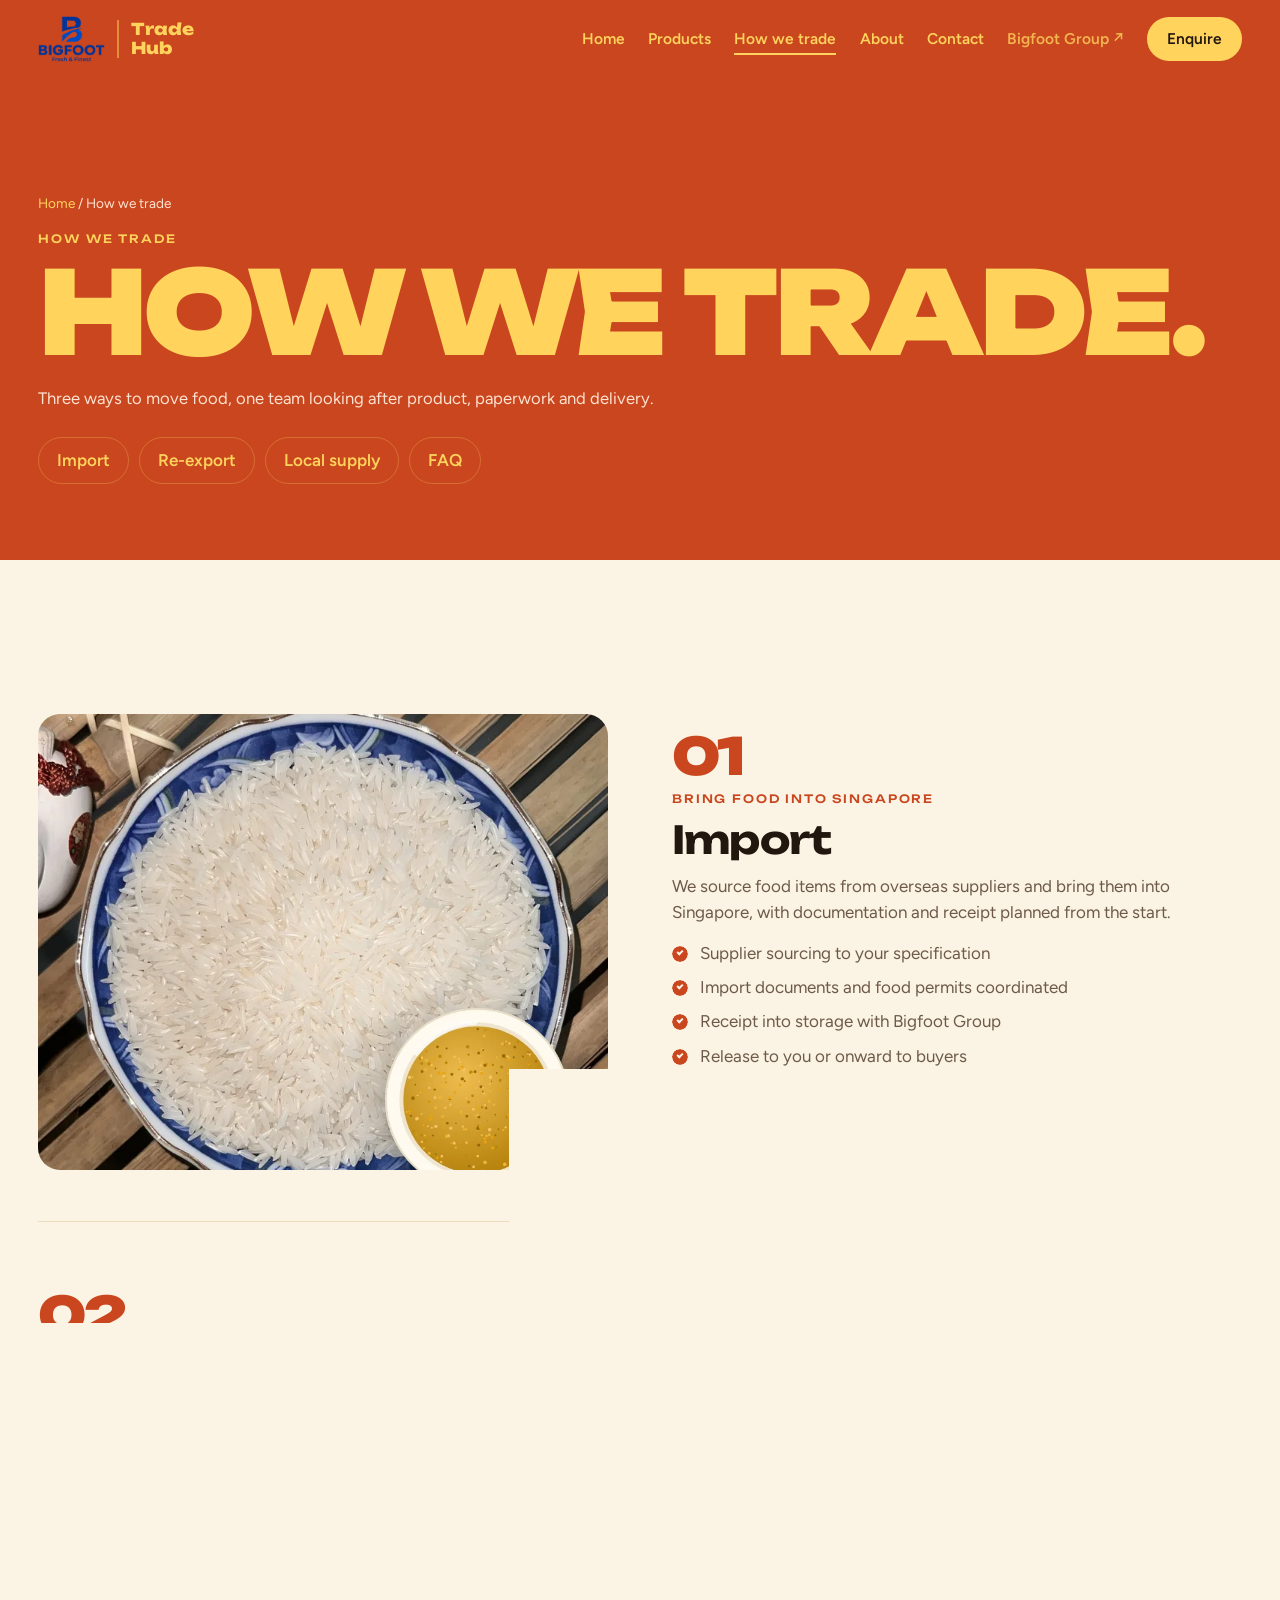
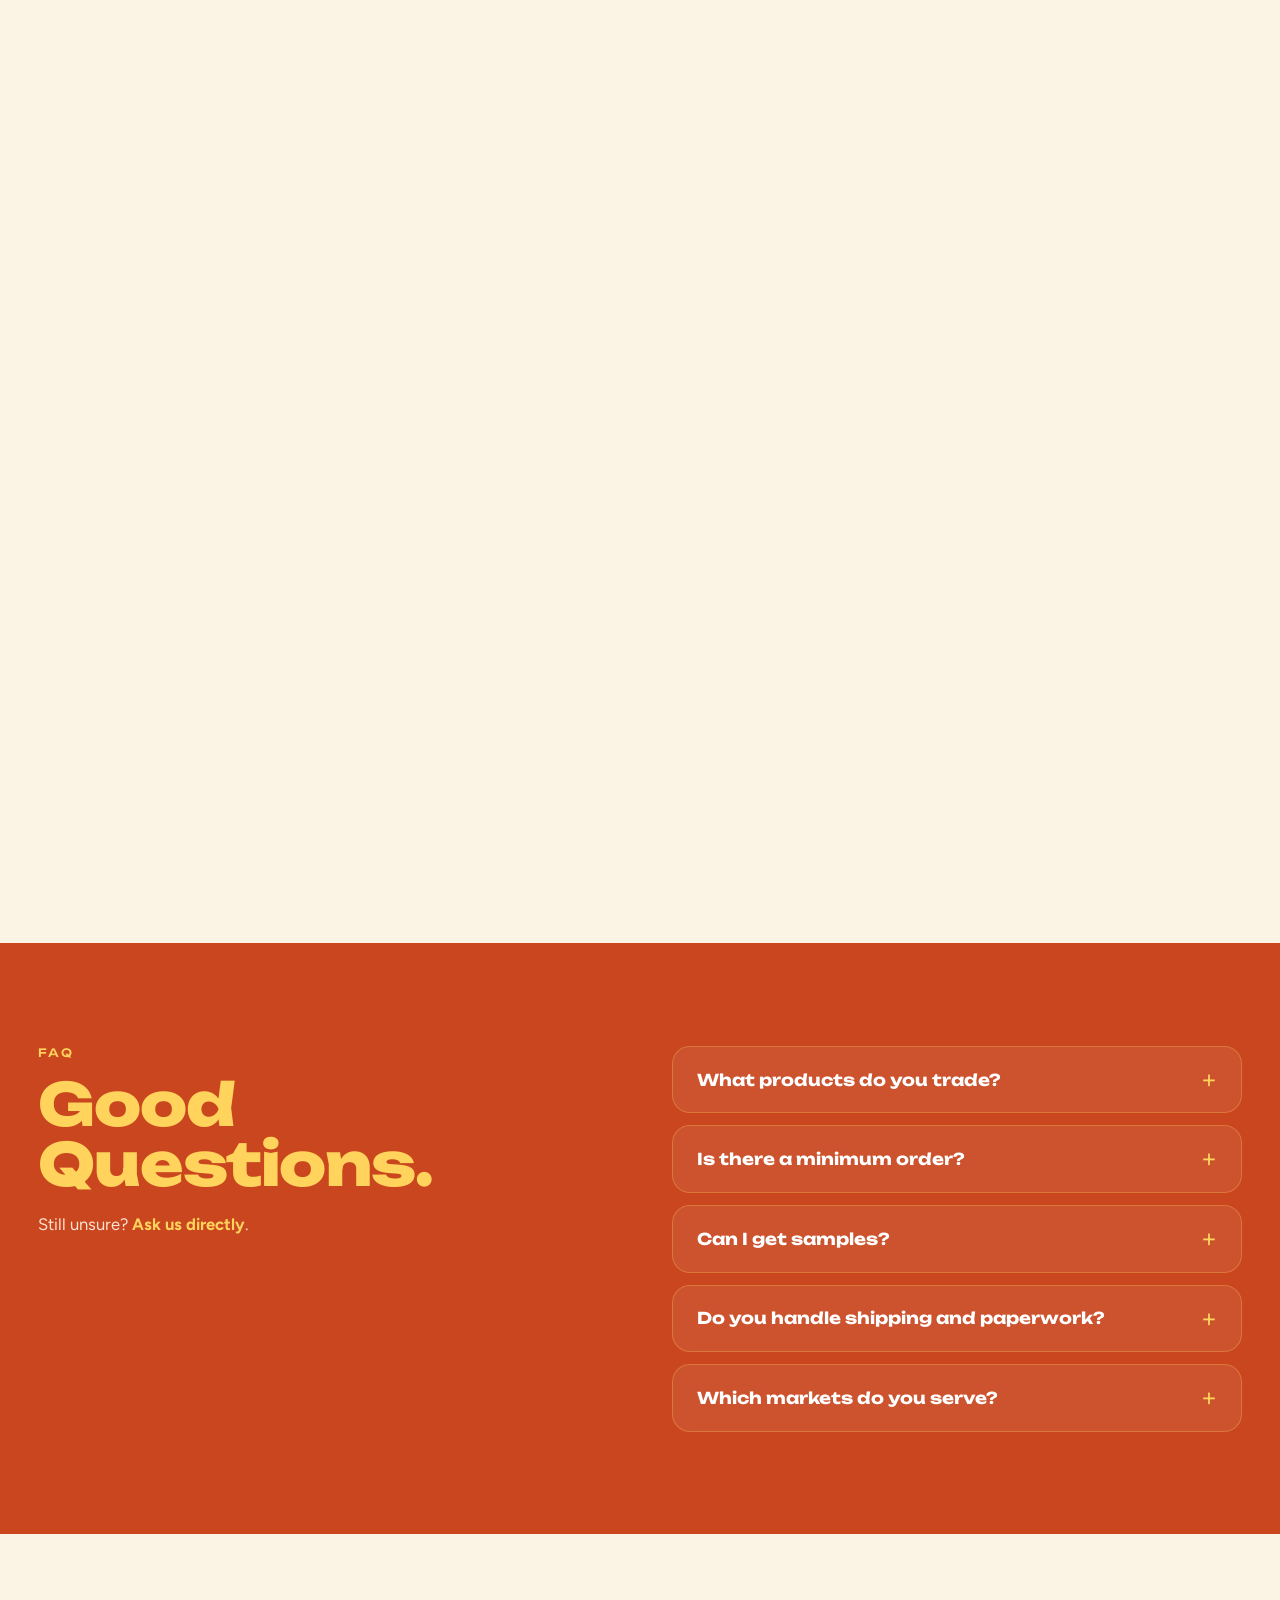
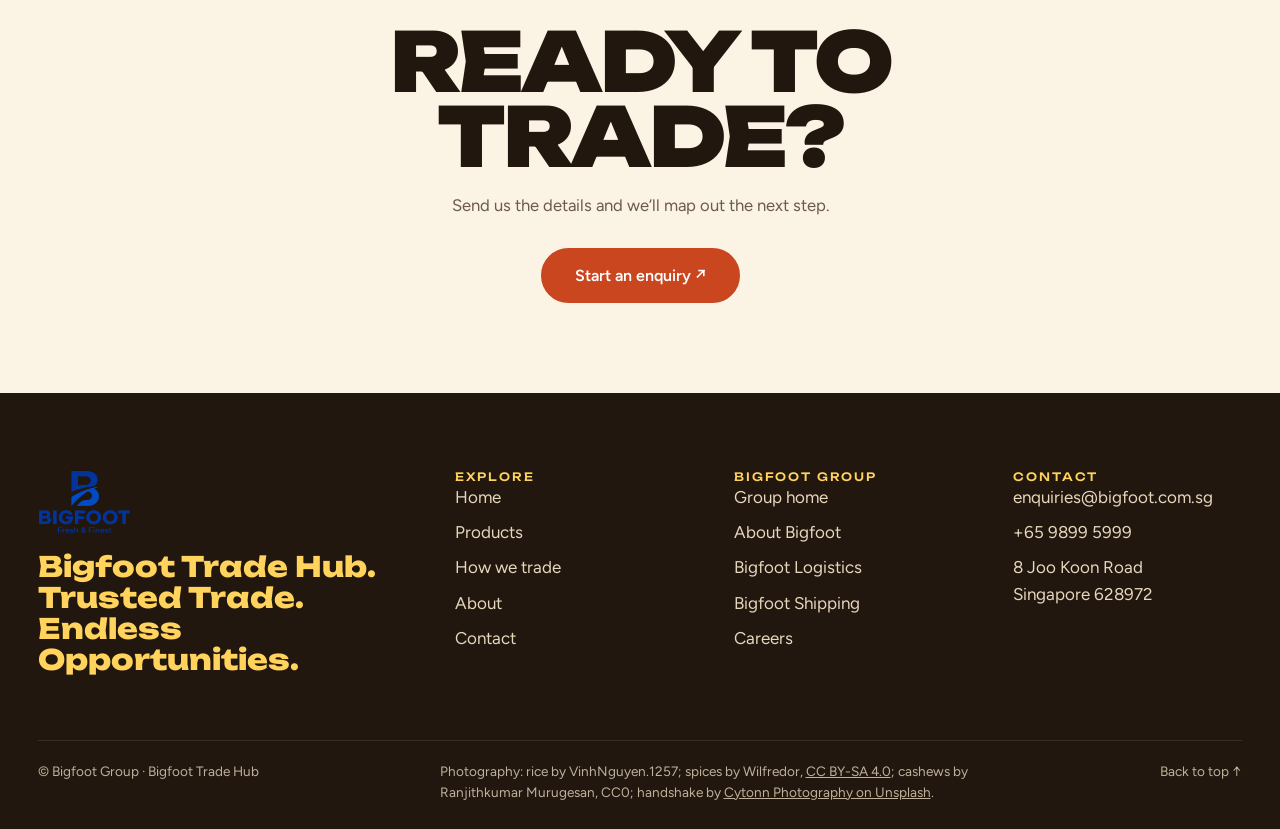
<file: services.html>
<!doctype html>
<html lang="en">
<head>
<meta charset="utf-8">
<meta name="viewport" content="width=device-width,initial-scale=1">
<title>How We Trade | Bigfoot Trade Hub</title>
<meta name="description" content="Import, re-export and local supply of food items, with documents and logistics handled.">
<meta name="theme-color" content="#c9461f">
<link rel="icon" href="img/favicon.png">
<link rel="preconnect" href="https://fonts.googleapis.com">
<link rel="preconnect" href="https://fonts.gstatic.com" crossorigin>
<link href="https://fonts.googleapis.com/css2?family=Figtree:wght@400;500;600;700&family=Unbounded:wght@500;700;800;900&display=swap" rel="stylesheet">
<link rel="stylesheet" href="styles.css">
<script src="app.js" defer></script>
</head>
<body class="th-paprika">
<a class="skip" href="#main">Skip to content</a>
<header class="top" data-top>
  <div class="wrap top-in">
    <a class="brand" href="index.html" aria-label="Bigfoot Trade Hub home"><img src="img/logo-white.png" alt="Bigfoot" width="300" height="208"><span>Trade<br>Hub</span></a>
    <button class="menu-btn" type="button" aria-expanded="false" aria-controls="nav" aria-label="Open menu"><span></span><span></span></button>
    <nav id="nav" aria-label="Main"><a href="index.html">Home</a><a href="products.html">Products</a><a href="services.html" aria-current="page">How we trade</a><a href="about.html">About</a><a href="contact.html">Contact</a><a href="https://randomer328.github.io/bigFoot/phase5/index.html" class="ext">Bigfoot Group ↗</a><a href="contact.html" class="nav-cta">Enquire</a></nav>
  </div>
</header>
<main id="main">
<section class="sec t-main phero noise">
  <div class="wrap">
    <p class="crumbs"><a href="index.html">Home</a> / How we trade</p>
    <p class="kicker">How we trade</p>
    <h1>How We <span class="o">Trade.</span></h1>
    <p class="lead">Three ways to move food, one team looking after product, paperwork and delivery.</p>
    <div class="jump"><a href="#import">Import</a><a href="#reexport">Re-export</a><a href="#local">Local supply</a><a href="#faq">FAQ</a></div>
  </div>
</section>
<section class="sec t-alt"><div class="wrap"><article class="svc reveal" id="import">
  <div class="svc-art"><img class="ph" src="img/rice.webp" alt="" loading="lazy"><img class="bw" src="img/bowls/turmeric.webp" alt=""></div>
  <div><span class="num">01</span><p class="kicker" style="margin-top:10px">Bring food into Singapore</p><h3>Import</h3><p>We source food items from overseas suppliers and bring them into Singapore, with documentation and receipt planned from the start.</p>
  <ul class="ticks"><li>Supplier sourcing to your specification</li><li>Import documents and food permits coordinated</li><li>Receipt into storage with Bigfoot Group</li><li>Release to you or onward to buyers</li></ul>
  <p style="margin-top:22px"><a class="pill pill-solid" href="contact.html?type=Import">Import enquiry ↗</a></p></div>
</article><article class="svc reveal" id="reexport">
  <div class="svc-art"><img class="ph" src="img/spices.webp" alt="" loading="lazy"><img class="bw" src="img/bowls/anise.webp" alt=""></div>
  <div><span class="num">02</span><p class="kicker" style="margin-top:10px">Send goods onward</p><h3>Re-export</h3><p>Goods held in Singapore can move on to overseas buyers. We coordinate the next leg so stock keeps moving.</p>
  <ul class="ticks"><li>Matching stock with overseas buyers</li><li>Export and origin documents prepared</li><li>Freight booked through Bigfoot Group</li><li>Tracking until handover</li></ul>
  <p style="margin-top:22px"><a class="pill pill-solid" href="contact.html?type=Re-export">Re-export enquiry ↗</a></p></div>
</article><article class="svc reveal" id="local">
  <div class="svc-art"><img class="ph" src="img/nuts.webp" alt="" loading="lazy"><img class="bw" src="img/bowls/cashew.webp" alt=""></div>
  <div><span class="num">03</span><p class="kicker" style="margin-top:10px">Supply buyers in Singapore</p><h3>Local supply</h3><p>We supply local wholesalers, food service and retailers, with product, volume and delivery agreed up front.</p>
  <ul class="ticks"><li>Wholesale and food service supply</li><li>Volumes from one-off to regular orders</li><li>Packing and labelling to your needs</li><li>Delivery across Singapore</li></ul>
  <p style="margin-top:22px"><a class="pill pill-solid" href="contact.html?type=Local+supply">Local supply enquiry ↗</a></p></div>
</article></div></section>

<section class="sec t-grad" id="process">
  <div class="wrap">
    <h2 class="mega center reveal">Step <span class="o">By Step.</span></h2>
    <ol class="timeline">
      <li class="reveal"><span class="dot">1</span><h3>Enquiry</h3><p>Send product, grade, quantity and destination.</p></li>
      <li class="reveal"><span class="dot">2</span><h3>Quote &amp; terms</h3><p>We confirm supply, price and timing with you.</p></li>
      <li class="reveal"><span class="dot">3</span><h3>Documents</h3><p>Trade and food paperwork prepared and checked.</p></li>
      <li class="reveal"><span class="dot">4</span><h3>Shipment</h3><p>Freight, customs and storage through the group.</p></li>
      <li class="reveal"><span class="dot">5</span><h3>Handover</h3><p>Goods delivered and the order closed out.</p></li>
    </ol>
  </div>
</section>

<section class="sec t-deep">
  <div class="wrap">
    <div class="head-row"><div><p class="kicker">Paperwork</p><h2 class="h2 reveal">Documents<br>We Look After.</h2></div>
    <p class="lead">We help prepare and check what a food shipment needs. Depending on the product and route, that can include:</p></div>
    <ul class="docs"><li><svg viewBox="0 0 24 24" fill="none" stroke="currentColor" stroke-width="1.8" stroke-linecap="round" stroke-linejoin="round"><path d="M7 3h7l5 5v13H7zM14 3v5h5M10 13h6M10 17h6"/></svg>Commercial invoice and packing list</li><li><svg viewBox="0 0 24 24" fill="none" stroke="currentColor" stroke-width="1.8" stroke-linecap="round" stroke-linejoin="round"><path d="M7 3h7l5 5v13H7zM14 3v5h5M10 13h6M10 17h6"/></svg>Certificate of origin</li><li><svg viewBox="0 0 24 24" fill="none" stroke="currentColor" stroke-width="1.8" stroke-linecap="round" stroke-linejoin="round"><path d="M7 3h7l5 5v13H7zM14 3v5h5M10 13h6M10 17h6"/></svg>Health or phytosanitary certificates, where required</li><li><svg viewBox="0 0 24 24" fill="none" stroke="currentColor" stroke-width="1.8" stroke-linecap="round" stroke-linejoin="round"><path d="M7 3h7l5 5v13H7zM14 3v5h5M10 13h6M10 17h6"/></svg>Singapore import permits and food licences</li><li><svg viewBox="0 0 24 24" fill="none" stroke="currentColor" stroke-width="1.8" stroke-linecap="round" stroke-linejoin="round"><path d="M7 3h7l5 5v13H7zM14 3v5h5M10 13h6M10 17h6"/></svg>Bill of lading or air waybill</li><li><svg viewBox="0 0 24 24" fill="none" stroke="currentColor" stroke-width="1.8" stroke-linecap="round" stroke-linejoin="round"><path d="M7 3h7l5 5v13H7zM14 3v5h5M10 13h6M10 17h6"/></svg>Export declarations for re-export</li></ul>
  </div>
</section>

<section class="sec t-alt" id="group">
  <div class="wrap">
    <div class="head-row"><div><p class="kicker">Group support</p><h2 class="h2 reveal">Logistics From<br>The Bigfoot Group.</h2></div>
    <p class="lead">Our sister companies handle storage and movement, so your order doesn&rsquo;t change hands more than it needs to.</p></div>
    <div class="tiles"><a class="tile" href="https://randomer328.github.io/bigFoot/phase5/logistics.html"><span>Warehousing &amp; cold storage<small>Ambient, chilled and frozen storage</small></span><b>↗</b></a><a class="tile" href="https://randomer328.github.io/bigFoot/phase5/freight-forwarding.html"><span>Freight forwarding<small>Sea and air freight</small></span><b>↗</b></a><a class="tile" href="https://randomer328.github.io/bigFoot/phase5/custom-clearance.html"><span>Customs clearance<small>Declarations and permits</small></span><b>↗</b></a><a class="tile" href="https://randomer328.github.io/bigFoot/phase5/land-transit.html"><span>Land transport<small>Delivery and haulage</small></span><b>↗</b></a><a class="tile" href="https://randomer328.github.io/bigFoot/phase5/bigfoot-shipping.html"><span>Shipping<small>Container services</small></span><b>↗</b></a></div>
  </div>
</section>

<section class="sec t-main" id="faq">
  <div class="wrap split">
    <div><p class="kicker">FAQ</p><h2 class="h2 reveal">Good<br>Questions.</h2><p class="lead" style="margin-top:18px">Still unsure? <a class="link" href="contact.html">Ask us directly</a>.</p></div>
    <div class="faq"><details><summary>What products do you trade?</summary><p>Mainly rice, nuts and spices. We can also look at other food items, so tell us what you need.</p></details><details><summary>Is there a minimum order?</summary><p>It depends on the product and the trade route. Share your volume and we&rsquo;ll tell you what&rsquo;s practical.</p></details><details><summary>Can I get samples?</summary><p>Ask about samples when you enquire and we&rsquo;ll let you know what&rsquo;s possible for that product.</p></details><details><summary>Do you handle shipping and paperwork?</summary><p>Yes. We work with Bigfoot Group&rsquo;s logistics companies for storage, freight and customs, so trade and logistics are planned together.</p></details><details><summary>Which markets do you serve?</summary><p>We&rsquo;re based in Singapore, supplying local buyers and re-exporting to overseas markets. Tell us where the goods need to go.</p></details></div>
  </div>
</section>

<section class="sec t-alt cta noise">
  <div class="wrap">
    <h2 class="mega reveal">Ready To<br><span class="o">Trade?</span></h2>
    <p class="lead">Send us the details and we&rsquo;ll map out the next step.</p>
    <div class="cta-btns"><a class="pill pill-solid big" href="contact.html">Start an enquiry ↗</a></div>
  </div>
</section>

</main>
<footer class="foot">
  <div class="wrap foot-in">
    <div class="foot-brand"><img src="img/logo-white.png" alt="Bigfoot" width="300" height="208"><p class="foot-big">Bigfoot Trade Hub.<br>Trusted Trade. Endless Opportunities.</p></div>
    <div><p class="foot-h">Explore</p><a href="index.html">Home</a><a href="products.html">Products</a><a href="services.html">How we trade</a><a href="about.html">About</a><a href="contact.html">Contact</a></div>
    <div><p class="foot-h">Bigfoot Group</p><a href="https://randomer328.github.io/bigFoot/phase5/index.html">Group home</a><a href="https://randomer328.github.io/bigFoot/phase5/about-us.html">About Bigfoot</a><a href="https://randomer328.github.io/bigFoot/phase5/logistics.html">Bigfoot Logistics</a><a href="https://randomer328.github.io/bigFoot/phase5/bigfoot-shipping.html">Bigfoot Shipping</a><a href="https://randomer328.github.io/bigFoot/phase5/people.html">Careers</a></div>
    <div><p class="foot-h">Contact</p><a href="mailto:enquiries@bigfoot.com.sg">enquiries@bigfoot.com.sg</a><a href="tel:+6598995999">+65 9899 5999</a><p>8 Joo Koon Road<br>Singapore 628972</p></div>
  </div>
  <div class="wrap foot-bottom">
    <span>© Bigfoot Group · Bigfoot Trade Hub</span>
    <span class="credit">Photography: rice by VinhNguyen.1257; spices by Wilfredor, <a href="https://creativecommons.org/licenses/by-sa/4.0/">CC BY-SA 4.0</a>; cashews by Ranjithkumar Murugesan, CC0; handshake by <a href="https://unsplash.com/photos/two-person-handshaking-vWchRczcQwM">Cytonn Photography on Unsplash</a>.</span>
    <a href="#main">Back to top ↑</a>
  </div>
</footer>
</body>
</html>
</file>
<file: styles.css>
/* ===== Bigfoot Trade Hub ===== */
:root{
  --display:"Unbounded",system-ui,sans-serif; --body:"Figtree",system-ui,sans-serif;
  --wrap:min(1240px,100% - clamp(32px,6vw,80px)); --r:22px;
}
*,*::before,*::after{box-sizing:border-box}
html{scroll-behavior:smooth;scroll-padding-top:90px}
body{margin:0;font-family:var(--body);line-height:1.55;font-size:clamp(15px,.95rem + .15vw,17px);overflow-x:hidden;background:var(--page-bg)}
img{max-width:100%;display:block}
a{color:inherit}
h1,h2,h3{font-family:var(--display);line-height:1.02;margin:0;letter-spacing:-.02em}
.wrap{width:var(--wrap);margin-inline:auto}
.skip{position:absolute;left:-999px;top:8px;background:var(--focus);color:#000;padding:10px 14px;border-radius:10px;z-index:99}
.skip:focus{left:8px}
:focus-visible{outline:3px solid var(--focus);outline-offset:3px}
.sec{background:var(--bg);color:var(--text);padding:clamp(70px,8vw,120px) 0;position:relative}
.sec h2,.sec h3{color:var(--head)}
.kicker{font:500 .72rem var(--display);letter-spacing:.16em;text-transform:uppercase;margin:0 0 14px;color:var(--accent)}
.h2{font-weight:800;font-size:clamp(2rem,4.6vw,4rem)}
.mega{font-weight:900;text-transform:uppercase;font-size:clamp(2.4rem,7.4vw,6.8rem);line-height:.92;letter-spacing:-.04em}
.center{text-align:center}
.lead{font-size:clamp(1rem,1.3vw,1.2rem);max-width:56ch}
.center .lead{margin-inline:auto}
.head-row{display:flex;justify-content:space-between;align-items:end;gap:28px;flex-wrap:wrap;margin-bottom:clamp(30px,4vw,56px)}
.head-row .lead{max-width:420px;margin:0}

/* ---------- buttons ---------- */
.pill{display:inline-flex;align-items:center;justify-content:center;gap:8px;font:600 .95rem var(--body);padding:13px 26px;border-radius:999px;border:2px solid currentColor;background:transparent;color:inherit;text-decoration:none;cursor:pointer;transition:background .2s,color .2s,transform .2s,border-color .2s}
.pill:hover{transform:translateY(-2px)}
.pill-solid{background:var(--btn-bg);border-color:var(--btn-bg);color:var(--btn-fg)}
.pill-solid:hover{background:var(--btn-hover);border-color:var(--btn-hover);color:var(--btn-hover-fg)}
.pill-ghost{color:var(--head)}
.pill-ghost:hover{background:var(--head);color:var(--bg-solid)}
.pill.big{padding:16px 32px;font-size:1rem}
.link{font-weight:700;color:var(--accent);text-decoration:none}
.link:hover{text-decoration:underline}

/* ---------- header ---------- */
.top{position:fixed;inset:0 0 auto;z-index:50;color:var(--hdr-fg);transition:background .3s,box-shadow .3s,padding .3s;padding:16px 0}
.top.scrolled{background:var(--hdr-bg);box-shadow:0 6px 24px rgba(0,0,0,.2);padding:8px 0;backdrop-filter:blur(10px)}
.top-in{display:flex;align-items:center;justify-content:space-between;gap:20px}
.brand{display:flex;align-items:center;gap:12px;text-decoration:none;flex:none}
.brand img{height:46px;width:auto}
.brand span{font:800 1.02rem/1.15 var(--display);letter-spacing:.01em;padding-left:12px;border-left:2px solid var(--hdr-line);color:var(--hdr-accent)}
#nav{display:flex;align-items:center;gap:clamp(12px,1.8vw,26px)}
#nav a{font-weight:600;text-decoration:none;font-size:.97rem;position:relative;white-space:nowrap}
#nav a:not(.nav-cta)::after{content:"";position:absolute;left:0;right:100%;bottom:-4px;height:2px;background:var(--hdr-accent);transition:right .25s}
#nav a:not(.nav-cta):hover::after,#nav a[aria-current="page"]::after{right:0}
#nav a[aria-current="page"]{color:var(--hdr-accent)}
#nav .ext{opacity:.8}
.nav-cta{background:var(--btn-bg);color:var(--btn-fg);padding:10px 20px;border-radius:999px}
.nav-cta:hover{background:var(--btn-hover);color:var(--btn-hover-fg)}
.menu-btn{display:none;width:46px;height:46px;border-radius:50%;border:2px solid currentColor;background:transparent;cursor:pointer;position:relative;color:inherit}
.menu-btn span{position:absolute;left:12px;right:12px;height:2px;background:currentColor;transition:transform .25s,top .25s}
.menu-btn span:first-child{top:17px}.menu-btn span:last-child{top:25px}
.menu-btn[aria-expanded="true"] span:first-child{top:21px;transform:rotate(45deg)}
.menu-btn[aria-expanded="true"] span:last-child{top:21px;transform:rotate(-45deg)}

/* ---------- home hero ---------- */
.hero{padding-top:clamp(96px,11vw,130px);padding-bottom:0;overflow:hidden}
.hero::before{content:"";position:absolute;inset:auto -10% -30% -10%;height:80%;background:var(--hero-glow);pointer-events:none}
.hero-kicker{margin-bottom:10px}
.hero-title{font-weight:900;font-size:clamp(2.6rem,11.4vw,11.5rem);line-height:.86;letter-spacing:-.045em;text-transform:uppercase;position:relative;z-index:3;display:flex;flex-direction:column;color:var(--head)}
.hero-title span{display:inline-block;animation:rise .9s cubic-bezier(.2,.8,.2,1) both}
.hero-title span:nth-child(2){align-self:flex-end;animation-delay:.12s}
.hero-stage{position:relative;width:min(1180px,94%);margin:clamp(-60px,-4.6vw,-20px) auto 0;z-index:1}
.blob{aspect-ratio:16/9.4;overflow:hidden;border-radius:56% 44% 48% 52% / 46% 52% 48% 54%;animation:morph 14s ease-in-out infinite;transform:rotate(-2deg);box-shadow:0 30px 60px rgba(0,0,0,.3)}
.blob img{width:100%;height:100%;object-fit:cover;transform:scale(1.08) rotate(2deg)}
.float{position:absolute;width:clamp(70px,10vw,140px);z-index:2;filter:drop-shadow(0 14px 18px rgba(0,0,0,.35))}
.float img{width:100%;animation:spin 40s linear infinite}
.f1{left:-2%;top:18%;animation:bob 6s ease-in-out infinite}
.f2{right:-1.5%;top:42%;width:clamp(56px,7vw,100px);animation:bob 7s ease-in-out -2s infinite}
.f3{left:20%;bottom:-6%;width:clamp(54px,6.5vw,92px);animation:bob 5.5s ease-in-out -1s infinite}
.badge{position:absolute;right:4%;bottom:-9%;width:clamp(110px,13vw,170px);aspect-ratio:1;border-radius:50%;background:var(--badge-bg);color:var(--badge-fg);display:grid;place-items:center;z-index:3;box-shadow:0 12px 30px rgba(0,0,0,.35)}
.badge .ring{position:absolute;inset:0;width:100%;height:100%;animation:spin 18s linear infinite}
.badge-ico{position:relative;width:40%;aspect-ratio:1;color:var(--badge-mark);display:grid}
.badge-ico svg{width:100%;height:100%}
.badge text{font:700 15.5px var(--display);letter-spacing:.12em;fill:currentColor}
.badge b{font:900 clamp(1.1rem,2vw,1.7rem) var(--display);color:var(--badge-mark)}
.hero-foot{display:flex;justify-content:space-between;align-items:end;gap:24px;flex-wrap:wrap;padding:clamp(50px,7vw,90px) 0 clamp(40px,5vw,64px);position:relative}
.hero-foot p{margin:0;font-size:clamp(1.05rem,1.4vw,1.3rem);font-weight:600;line-height:1.4;max-width:38ch;color:var(--head)}

/* ---------- intro + wave ---------- */
.intro{padding-top:clamp(30px,4vw,60px);padding-bottom:0;border-top:1px solid var(--line)}
.split{display:grid;grid-template-columns:repeat(auto-fit,minmax(min(100%,420px),1fr));gap:clamp(24px,5vw,80px);align-items:start}
.intro p{margin:0;font-size:clamp(1rem,1.25vw,1.2rem);max-width:52ch}
.wave{height:clamp(150px,16vw,240px);margin-top:clamp(10px,2vw,30px);padding-bottom:clamp(20px,3vw,40px);box-sizing:content-box}
.wave svg{width:100%;height:100%;overflow:visible}
.wave-text{font:700 38px var(--display);fill:var(--head)}

/* ---------- category cards (home) ---------- */
.range{padding-top:clamp(40px,6vw,90px)}
.range .mega{text-align:center}
.cat-grid{display:grid;grid-template-columns:repeat(auto-fit,minmax(min(100%,300px),1fr));gap:clamp(24px,3.4vw,52px);margin-top:clamp(40px,5vw,72px)}
.cat{display:flex;flex-direction:column}
.cat-img{position:relative;aspect-ratio:4/4.4;overflow:hidden;border-radius:8px;background:#fff}
.cat-img img{width:100%;height:100%;object-fit:cover;transition:transform .6s}
.cat:hover .cat-img img{transform:scale(1.06)}
.chip{position:absolute;top:14px;right:14px;background:var(--chip);color:var(--chip-fg);font:700 .8rem var(--display);padding:6px 10px;border-radius:4px}
.cat h3{font-size:clamp(1.4rem,2vw,1.75rem);margin:20px 0 6px}
.cat p{margin:0 0 18px;flex:1}
.sel{display:grid;gap:6px;font-weight:600;margin-bottom:14px;color:var(--head)}
.sel select{font:500 .95rem var(--body);background:var(--sel-bg) var(--sel-arrow) no-repeat right 14px center;border:1.5px solid var(--sel-line);padding:11px 14px;appearance:none;color:var(--sel-fg);cursor:pointer;border-radius:var(--sel-r)}
.cat-actions{display:flex;gap:10px;flex-wrap:wrap}
.cat-actions .pill{flex:1;min-width:150px;border-radius:50%/50%;padding:14px;color:var(--head)}
.cat-actions .pill:hover{background:var(--head);color:var(--bg-solid)}

/* ---------- moving bowl shelf ---------- */
.shelf{overflow:hidden}
.pause{font:600 .85rem var(--body);background:none;border:1.5px solid var(--head);color:var(--head);border-radius:999px;padding:8px 16px;cursor:pointer;margin-top:14px}
.pause[aria-pressed="true"]{background:var(--head);color:var(--bg-solid)}
.shelf-row{overflow:hidden;padding:14px 0;-webkit-mask:linear-gradient(90deg,transparent,#000 6%,#000 94%,transparent);mask:linear-gradient(90deg,transparent,#000 6%,#000 94%,transparent)}
.shelf-track{display:flex;gap:clamp(16px,2vw,28px);width:max-content;animation:slide 60s linear infinite;padding-right:clamp(16px,2vw,28px)}
.rev .shelf-track{animation-direction:reverse;animation-duration:68s}
.shelf-row:hover .shelf-track,.paused .shelf-track,.shelf-row:focus-within .shelf-track{animation-play-state:paused}
.bowl-card{--c:var(--accent);flex:none;width:clamp(170px,17vw,210px);display:flex;flex-direction:column;align-items:center;text-align:center;gap:4px;padding:18px 14px 16px;background:var(--card);color:var(--card-text);border:1.5px solid var(--line);border-radius:var(--r);text-decoration:none;transition:transform .3s,box-shadow .3s,border-color .3s}
.bowl-card img{width:clamp(110px,11vw,140px);aspect-ratio:1;filter:drop-shadow(0 10px 10px rgba(0,0,0,.22));margin-bottom:8px;transition:transform 1.2s cubic-bezier(.2,.8,.2,1)}
a.bowl-card:hover,a.bowl-card:focus-visible{transform:translateY(-6px);box-shadow:0 18px 30px rgba(0,0,0,.15);border-color:var(--c)}
a.bowl-card:hover img{transform:rotate(120deg)}
.bowl-card strong{font:700 1rem var(--display);letter-spacing:-.01em}
.bowl-card span{font-size:.88rem;color:var(--card-muted)}
.bowl-card em{font-style:normal;font-weight:700;font-size:.8rem;color:var(--accent);margin-top:6px;opacity:0;transform:translateY(4px);transition:.25s}
a.bowl-card:hover em,a.bowl-card:focus-visible em{opacity:1;transform:none}
.mini-shelf{margin-top:clamp(30px,4vw,50px)}
.mini-shelf .bowl-card{width:auto;flex-direction:row;padding:10px 18px 10px 10px;gap:12px;border-radius:999px}
.mini-shelf .bowl-card img{width:54px;margin:0}
.mini-shelf .shelf-track{animation-duration:55s}

/* ---------- photo band ---------- */
.band{position:relative;display:grid;grid-template-columns:1fr 1fr;height:clamp(300px,42vw,560px);background:var(--page-bg)}
.band-img{overflow:hidden}
.band-img img{width:100%;height:120%;object-fit:cover;transform:translateY(var(--py,-8.3%))}
.band-chip{position:absolute;left:50%;top:50%;translate:-50% -50%;margin:0;background:var(--chip-big-bg);color:var(--chip-big-fg);font:800 clamp(1.1rem,2.4vw,2rem)/1.1 var(--display);text-align:center;padding:clamp(18px,2.4vw,30px) clamp(22px,3.4vw,46px);border-radius:999px;box-shadow:0 20px 40px rgba(0,0,0,.3);width:max-content;max-width:90%}
.band-chip em{font-style:normal;color:var(--chip-big-em)}

/* ---------- cards ---------- */
.grid-3,.grid-4{display:grid;gap:clamp(16px,2vw,24px)}
.grid-3{grid-template-columns:repeat(auto-fit,minmax(min(100%,280px),1fr))}
.grid-4{grid-template-columns:repeat(auto-fit,minmax(min(100%,230px),1fr))}
.card{background:var(--card);color:var(--card-muted);border:1.5px solid var(--line);border-radius:var(--r);padding:clamp(22px,2.6vw,34px);display:flex;flex-direction:column;gap:12px;transition:background .3s,border-color .3s,transform .3s}
.card h3{color:var(--card-text);font-size:clamp(1.15rem,1.6vw,1.45rem);font-weight:700}
.card p{margin:0;flex:1}
.card.hov:hover{border-color:var(--accent);transform:translateY(-4px)}
.num{font:900 clamp(3rem,5vw,4.6rem)/1 var(--display);color:var(--accent);letter-spacing:-.05em}
.dot{display:grid;place-items:center;width:52px;height:52px;border-radius:50%;background:var(--dot-bg);color:var(--dot-fg);font:800 1.2rem var(--display);margin-bottom:6px}
.icon{width:54px;height:54px;border-radius:16px;display:grid;place-items:center;background:var(--dot-bg);color:var(--dot-fg)}
.icon svg{width:26px;height:26px}
.ticks{list-style:none;padding:0;margin:4px 0 0;display:grid;gap:8px}
.ticks li{padding-left:28px;position:relative}
.ticks li::before{content:"";position:absolute;left:0;top:.35em;width:16px;height:16px;border-radius:50%;background:var(--accent);-webkit-mask:url("data:image/svg+xml,%3Csvg xmlns='http://www.w3.org/2000/svg' viewBox='0 0 16 16'%3E%3Ccircle cx='8' cy='8' r='8'/%3E%3C/svg%3E");}
.ticks li::after{content:"";position:absolute;left:5px;top:calc(.35em + 4px);width:6px;height:4px;border-left:2px solid var(--bg-solid);border-bottom:2px solid var(--bg-solid);transform:rotate(-45deg)}
.note-bar{margin-top:clamp(36px,4vw,56px);display:flex;justify-content:space-between;align-items:center;gap:20px;flex-wrap:wrap;background:var(--note-bg);color:var(--note-fg);border-radius:var(--r);padding:clamp(22px,2.6vw,32px) clamp(22px,3vw,40px)}
.note-bar p{margin:0;max-width:62ch}
.note-bar strong{color:var(--note-accent)}
.note-bar .pill{background:var(--note-accent);border-color:var(--note-accent);color:var(--note-bg)}

/* ---------- page hero (inner pages) ---------- */
.phero{padding-top:clamp(130px,14vw,190px);padding-bottom:clamp(50px,6vw,80px);overflow:hidden}
.phero::before{content:"";position:absolute;inset:auto -10% -40% -10%;height:90%;background:var(--hero-glow);pointer-events:none}
.phero .wrap{position:relative}
.phero h1{font-weight:900;text-transform:uppercase;font-size:clamp(2.8rem,9vw,8.4rem);line-height:.9;letter-spacing:-.045em;color:var(--head);animation:rise .9s cubic-bezier(.2,.8,.2,1) both}
.phero .lead{margin:22px 0 0;color:var(--text)}
.crumbs{font-size:.85rem;margin-bottom:18px;color:var(--text)}
.crumbs a{text-decoration:none;color:var(--accent)}
.jump{display:flex;gap:10px;flex-wrap:wrap;margin-top:26px}
.jump a{padding:9px 18px;border:1.5px solid var(--line);border-radius:999px;text-decoration:none;font-weight:600;color:var(--head);transition:.2s}
.jump a:hover{border-color:var(--accent);color:var(--accent)}

/* ---------- catalogue ---------- */
.tabs{display:flex;gap:8px;flex-wrap:wrap;margin-bottom:clamp(26px,3vw,40px)}
.tab{font:600 .95rem var(--body);padding:10px 20px;border-radius:999px;border:1.5px solid var(--line);background:transparent;color:var(--head);cursor:pointer;transition:.2s}
.tab:hover{border-color:var(--accent)}
.tab[aria-selected="true"]{background:var(--accent);border-color:var(--accent);color:var(--bg-solid)}
.tab small{opacity:.7;margin-left:4px}
.catalogue{display:grid;grid-template-columns:repeat(auto-fill,minmax(min(100%,230px),1fr));gap:clamp(14px,1.8vw,22px)}
.item{background:var(--card);color:var(--card-text);border:1.5px solid var(--line);border-radius:var(--r);padding:20px;display:flex;flex-direction:column;text-align:left;font:inherit;cursor:pointer;transition:transform .3s,border-color .3s,box-shadow .3s;animation:pop .45s ease both}
.item[hidden]{display:none}
.item:hover,.item.flash{transform:translateY(-5px);border-color:var(--accent);box-shadow:0 18px 30px rgba(0,0,0,.14)}
.item img{width:70%;margin:6px auto 16px;aspect-ratio:1;filter:drop-shadow(0 10px 10px rgba(0,0,0,.2));transition:transform 1.2s cubic-bezier(.2,.8,.2,1)}
.item:hover img{transform:rotate(90deg)}
.item .cat-tag{font:600 .7rem var(--display);letter-spacing:.12em;text-transform:uppercase;color:var(--accent)}
.item strong{font:700 1.08rem var(--display);margin:6px 0 4px}
.item span.d{font-size:.92rem;color:var(--card-muted);flex:1}
.item .more{margin-top:14px;font-weight:700;font-size:.88rem;color:var(--accent)}
.fine{font-size:.88rem;color:var(--text);margin-top:22px}

/* ---------- dialog ---------- */
dialog.pd{border:0;padding:0;border-radius:28px;width:min(760px,94vw);background:var(--dlg-bg);color:var(--dlg-text);box-shadow:0 40px 80px rgba(0,0,0,.4)}
dialog.pd::backdrop{background:rgba(10,8,6,.65);backdrop-filter:blur(4px)}
.pd-in{display:grid;grid-template-columns:minmax(0,.9fr) minmax(0,1.1fr);gap:clamp(18px,3vw,34px);padding:clamp(22px,3.4vw,40px);align-items:center}
.pd-img{background:var(--dlg-panel);border-radius:22px;padding:clamp(18px,3vw,34px)}
.pd-img img{width:100%;aspect-ratio:1;animation:spin 60s linear infinite;filter:drop-shadow(0 16px 16px rgba(0,0,0,.25))}
.pd h3{font-size:clamp(1.5rem,2.6vw,2.1rem);color:var(--dlg-head);margin:6px 0 10px}
.pd p{margin:0 0 14px}
.pd dl{display:grid;grid-template-columns:auto 1fr;gap:8px 14px;margin:0 0 20px;font-size:.95rem}
.pd dt{font:600 .68rem var(--display);letter-spacing:.12em;text-transform:uppercase;color:var(--dlg-accent);padding-top:4px}
.pd dd{margin:0}
.pd .x{position:absolute;top:14px;right:14px;width:42px;height:42px;border-radius:50%;border:1.5px solid currentColor;background:transparent;color:inherit;font-size:1.1rem;cursor:pointer}
.pd .sel select{background:var(--dlg-field) var(--dlg-arrow) no-repeat right 14px center;border:1.5px solid var(--dlg-line);color:var(--dlg-head);border-radius:12px}
.pd .cat-tag{font:600 .7rem var(--display);letter-spacing:.12em;text-transform:uppercase;color:var(--dlg-accent)}

/* ---------- service rows ---------- */
.svc{display:grid;grid-template-columns:minmax(0,1fr) minmax(0,1fr);gap:clamp(28px,5vw,80px);align-items:center;padding:clamp(30px,4vw,56px) 0;border-bottom:1px solid var(--line)}
.svc:last-child{border-bottom:0}
.svc:nth-child(even) .svc-art{order:2}
.svc-art{position:relative;aspect-ratio:5/4;border-radius:var(--r);overflow:hidden;background:var(--card)}
.svc-art img.ph{width:100%;height:100%;object-fit:cover}
.svc-art .bw{position:absolute;width:34%;right:6%;bottom:-6%;filter:drop-shadow(0 14px 18px rgba(0,0,0,.35));animation:bob 6s ease-in-out infinite}
.svc .num{font-size:clamp(2.6rem,4vw,3.6rem)}
.svc h3{font-size:clamp(1.6rem,3vw,2.6rem);margin:8px 0 14px}
.svc p{margin:0 0 14px}

/* ---------- timeline ---------- */
.timeline{list-style:none;padding:0;margin:clamp(40px,5vw,64px) 0 0;display:grid;grid-template-columns:repeat(auto-fit,minmax(min(100%,190px),1fr));gap:clamp(14px,1.8vw,22px);counter-reset:s}
.timeline li{background:var(--card);border-radius:var(--r);padding:clamp(20px,2.2vw,28px);position:relative;color:var(--card-muted);border:1.5px solid var(--line)}
.timeline h3{color:var(--card-text);font-size:1.08rem;font-weight:700;margin-bottom:8px}
.timeline p{margin:0}

/* ---------- docs list ---------- */
.docs{list-style:none;padding:0;margin:0;display:grid;grid-template-columns:repeat(auto-fit,minmax(min(100%,300px),1fr));gap:14px}
.docs li{display:flex;gap:14px;align-items:flex-start;padding:18px 20px;border:1.5px solid var(--line);border-radius:16px;background:var(--card);color:var(--card-text);font-weight:600}
.docs svg{flex:none;width:24px;height:24px;color:var(--accent)}

/* ---------- tiles (group) ---------- */
.tiles{display:grid;grid-template-columns:repeat(auto-fit,minmax(min(100%,220px),1fr));gap:14px}
.tile{display:flex;justify-content:space-between;align-items:center;gap:14px;padding:22px 24px;border-radius:18px;background:var(--card);border:1.5px solid var(--line);text-decoration:none;color:var(--card-text);font:700 1rem var(--display);transition:.25s}
.tile small{display:block;font:500 .85rem var(--body);color:var(--card-muted);margin-top:4px}
.tile b{color:var(--accent);font-size:1.2rem;transition:transform .25s}
.tile:hover{border-color:var(--accent);transform:translateY(-3px)}
.tile:hover b{transform:translate(3px,-3px)}

/* ---------- faq ---------- */
.faq{display:grid;gap:12px;max-width:900px}
.faq details{border:1.5px solid var(--line);border-radius:18px;background:var(--card);color:var(--card-muted);transition:border-color .25s}
.faq details[open]{border-color:var(--accent)}
.faq summary{list-style:none;cursor:pointer;padding:20px 24px;font:700 1.02rem var(--display);color:var(--card-text);display:flex;justify-content:space-between;gap:16px;align-items:center}
.faq summary::-webkit-details-marker{display:none}
.faq summary::after{content:"+";font:400 1.6rem/1 var(--body);color:var(--accent);transition:transform .25s}
.faq details[open] summary::after{transform:rotate(45deg)}
.faq details p{margin:0;padding:0 24px 22px}

/* ---------- about ---------- */
.story-img{border-radius:var(--r);overflow:hidden;aspect-ratio:4/5;position:relative}
.story-img img{width:100%;height:100%;object-fit:cover}
.story p{margin:0 0 16px}
.quote{font:800 clamp(1.4rem,2.6vw,2.2rem)/1.15 var(--display);color:var(--head);margin:0 0 26px}

/* ---------- trust (handshake photo) ---------- */
.trust{position:relative;min-height:clamp(440px,56vw,720px);display:flex;align-items:center;overflow:hidden;background:var(--trust-bg);color:#fff}
.trust-img{position:absolute;left:0;top:-8%;width:100%;height:116%;object-fit:cover;object-position:center;transform:translateY(var(--ty,0px))}
.trust-shade{position:absolute;inset:0;background:var(--trust-shade)}
.trust-in{position:relative;z-index:1;padding:clamp(70px,8vw,120px) 0}
.trust-quote{font:700 clamp(2rem,4.6vw,4.2rem)/1.04 var(--display);letter-spacing:-.02em;max-width:15ch;margin:0 0 22px;color:var(--trust-head)}
.trust-text{max-width:46ch;margin:0;font-size:clamp(1rem,1.25vw,1.15rem);color:rgba(255,255,255,.86)}
.trust-points{list-style:none;display:flex;flex-wrap:wrap;gap:10px;padding:0;margin:28px 0 0}
.trust-points li{border:1.5px solid rgba(255,255,255,.35);border-radius:999px;padding:8px 16px;font-weight:600;font-size:.92rem;background:rgba(0,0,0,.22);backdrop-filter:blur(6px)}
@media (max-width:700px){
  .trust{align-items:flex-end;min-height:600px}
  .trust-shade{background:linear-gradient(0deg,rgba(0,0,0,.88) 0%,rgba(0,0,0,.6) 55%,rgba(0,0,0,.1) 100%)}
}

/* ---------- CTA band ---------- */
.cta{padding:clamp(60px,7vw,100px) 0;text-align:center;overflow:hidden}
.cta .mega{font-size:clamp(2.2rem,6.4vw,5.6rem)}
.cta p{margin:18px auto 30px;max-width:46ch}
.cta-btns{display:flex;gap:12px;justify-content:center;flex-wrap:wrap}

/* ---------- forms ---------- */
.enq-in{display:grid;grid-template-columns:repeat(auto-fit,minmax(min(100%,380px),1fr));gap:clamp(32px,5vw,80px);align-items:start}
.contact-list{list-style:none;padding:0;margin:28px 0 0;display:grid;gap:14px}
.contact-list li{display:grid;grid-template-columns:86px 1fr;gap:10px;padding-bottom:14px;border-bottom:1px solid var(--line);font-weight:600;color:var(--head)}
.contact-list span{font:500 .7rem var(--display);letter-spacing:.14em;text-transform:uppercase;color:var(--accent);padding-top:4px}
.contact-list a{text-decoration:none}
.contact-list a:hover{text-decoration:underline}
.form{background:var(--form-bg);color:var(--form-text);border-radius:var(--r);padding:clamp(22px,3vw,40px);display:grid;gap:16px;box-shadow:0 30px 60px rgba(0,0,0,.22);border:1.5px solid var(--form-line)}
.f-row{display:grid;grid-template-columns:repeat(auto-fit,minmax(min(100%,200px),1fr));gap:16px}
.form label{display:grid;gap:6px;font-weight:600;font-size:.92rem}
.form input,.form select,.form textarea{font:500 1rem var(--body);padding:12px 14px;border:1.5px solid var(--form-line);border-radius:12px;background:var(--input-bg);color:var(--form-text);width:100%}
.form input::placeholder,.form textarea::placeholder{color:var(--form-ph)}
.form input:focus,.form select:focus,.form textarea:focus{outline:none;border-color:var(--accent-strong);box-shadow:0 0 0 3px var(--ring)}
.form .flash{animation:flash 1.2s ease}
.f-err{margin:0;color:var(--err);font-weight:700}
.form .pill-solid{justify-self:start;background:var(--accent-strong);border-color:var(--accent-strong);color:var(--on-accent)}
.form .pill-solid:hover{background:var(--form-text);border-color:var(--form-text);color:var(--form-bg)}
.ready{border-top:1.5px dashed var(--form-line);padding-top:16px}
.ready p{margin:0 0 12px}
.ready-btns{display:flex;flex-wrap:wrap;gap:10px}
.ready .pill{padding:10px 18px;font-size:.9rem;color:var(--form-text)}
.ready .pill:hover{background:var(--form-text);color:var(--form-bg)}
.ready-note{margin-top:10px!important;font-size:.9rem;opacity:.8}
.map{margin-top:clamp(40px,5vw,64px);border-radius:var(--r);overflow:hidden;border:1.5px solid var(--line);aspect-ratio:21/8;min-height:280px;background:var(--card)}
.map iframe{width:100%;height:100%;border:0;display:block;filter:var(--map-filter)}

/* ---------- footer ---------- */
.foot{background:var(--foot-bg);color:var(--foot-text);padding:clamp(56px,6vw,90px) 0 26px}
.foot-in{display:grid;grid-template-columns:1.6fr repeat(3,1fr);gap:clamp(24px,4vw,56px)}
.foot-brand img{height:64px;width:auto;margin-bottom:18px}
.foot-big{font:800 clamp(1.3rem,2.2vw,1.9rem)/1.1 var(--display);color:var(--foot-head);margin:0}
.foot-h{font:500 .72rem var(--display);letter-spacing:.16em;text-transform:uppercase;color:var(--foot-head);margin:0 0 14px}
.foot-in a{display:block;text-decoration:none;margin-bottom:9px}
.foot-in a:hover{color:var(--foot-hover);text-decoration:underline}
.foot-in p{margin:0}
.foot-bottom{display:flex;justify-content:space-between;gap:16px;flex-wrap:wrap;margin-top:clamp(40px,5vw,64px);padding-top:20px;border-top:1px solid var(--foot-line);font-size:.85rem;opacity:.8}
.foot-bottom a{text-decoration:none}
.credit{max-width:60ch}
.credit a{text-decoration:underline}

/* ---------- reveal + motion ---------- */
.js .reveal{opacity:0;transform:translateY(28px);transition:opacity .8s ease,transform .8s cubic-bezier(.2,.8,.2,1)}
.js .reveal.in{opacity:1;transform:none}
@keyframes rise{from{opacity:0;transform:translateY(60px)}to{opacity:1;transform:none}}
@keyframes morph{0%,100%{border-radius:56% 44% 48% 52% / 46% 52% 48% 54%}33%{border-radius:44% 56% 58% 42% / 54% 44% 56% 46%}66%{border-radius:52% 48% 40% 60% / 42% 58% 44% 56%}}
@keyframes spin{to{transform:rotate(360deg)}}
@keyframes bob{0%,100%{transform:translateY(0)}50%{transform:translateY(-16px)}}
@keyframes slide{to{transform:translateX(-33.3333%)}}
@keyframes pop{from{opacity:0;transform:scale(.96)}to{opacity:1;transform:none}}
@keyframes flash{0%{box-shadow:0 0 0 0 var(--ring)}100%{box-shadow:0 0 0 14px transparent}}

/* ---------- responsive ---------- */
@media (max-width:1060px){
  .menu-btn{display:block;z-index:2}
  #nav{position:fixed;inset:0;background:var(--menu-bg);flex-direction:column;justify-content:center;gap:22px;opacity:0;visibility:hidden;transition:opacity .3s,visibility .3s;color:var(--hdr-fg)}
  #nav a{font:700 1.5rem var(--display)}
  #nav .nav-cta{font-size:1.1rem;padding:14px 30px}
  .top.open #nav{opacity:1;visibility:visible}
  .foot-in{grid-template-columns:1fr 1fr}
  .foot-brand{grid-column:1/-1}
}
@media (max-width:820px){
  .svc{grid-template-columns:1fr}
  .svc:nth-child(even) .svc-art{order:0}
  .pd-in{grid-template-columns:1fr}
  .pd-img{max-width:240px;margin:20px auto 0}
}
@media (max-width:640px){
  .hero-title{font-size:clamp(2.4rem,14.6vw,6rem)}
  .hero-stage{margin-top:-14px}
  .blob{aspect-ratio:1/1}
  .badge{bottom:-14%}
  .band{grid-template-columns:1fr;height:auto;padding-bottom:30px}
  .band-img{height:240px}
  .band-chip{position:relative;left:auto;top:auto;translate:none;margin:-34px auto 0;border-radius:24px;display:block}
  .wave-text{font-size:46px}
  .foot-in{grid-template-columns:1fr}
  .map{aspect-ratio:1/1}
  .brand img{height:40px}
  .brand span{font-size:.92rem}
  .catalogue{grid-template-columns:1fr 1fr;gap:12px}
  .item{padding:14px}
  .item img{width:82%}
  .item strong{font-size:.92rem}
  .item span.d{font-size:.82rem}
  .item .more{font-size:.78rem}
}
@media (prefers-reduced-motion:reduce){
  *,*::before,*::after{animation-duration:.001ms!important;animation-iteration-count:1!important;transition-duration:.001ms!important;scroll-behavior:auto!important}
  .js .reveal{opacity:1;transform:none}
}

/* real spice photos (img.sp): round crops, no spin */
img.sp{border-radius:50%;object-fit:cover;background:#fff}
.float img.sp{animation:none}
.bowl-card img.sp,.item img.sp{box-shadow:0 10px 18px rgba(0,0,0,.22);filter:none}
a.bowl-card:hover img.sp,.item:hover img.sp{transform:scale(1.07)}
.pd-img img.sp{animation:none;filter:none;border-radius:18px;aspect-ratio:1;box-shadow:0 14px 24px rgba(0,0,0,.25)}
.mini-shelf .bowl-card img.sp{width:54px;height:54px}

/* ===== theme: paprika ===== */
body{--trust-shade:linear-gradient(90deg,rgba(34,14,6,.88) 0%,rgba(34,14,6,.6) 45%,rgba(34,14,6,.1) 100%);--trust-head:#ffd35c;--trust-bg:#22170f;--hs-a:#ffd35c;--hs-b:#c9461f;--hs-cuff-a:#fff;--hs-cuff-b:#fff;--hs-spark:#ffd35c;--page-bg:#fbf3e3;--focus:#ffd35c;
 --hdr-fg:#ffd35c;--hdr-bg:rgba(201,70,31,.97);--hdr-line:rgba(255,211,92,.5);--hdr-accent:#ffd35c;--menu-bg:#c9461f;
 --btn-bg:#ffd35c;--btn-fg:#22170f;--btn-hover:#fff;--btn-hover-fg:#22170f;
 --badge-bg:#ffd35c;--badge-fg:#22170f;--badge-mark:#c9461f;
 --chip-big-bg:#ffd35c;--chip-big-fg:#22170f;--chip-big-em:#c9461f;
 --dlg-bg:#fbf3e3;--dlg-field:#fff;--dlg-line:#dcc9a6;--dlg-arrow:url("data:image/svg+xml,%3Csvg xmlns='http://www.w3.org/2000/svg' width='14' height='9'%3E%3Cpath d='M1 1l6 6 6-6' stroke='%2322170f' stroke-width='1.8' fill='none'/%3E%3C/svg%3E");--dlg-text:#4a3a2c;--dlg-panel:#c9461f;--dlg-head:#22170f;--dlg-accent:#c9461f;
 --form-bg:#fbf3e3;--form-text:#22170f;--form-line:#dcc9a6;--input-bg:#fff;--form-ph:#9c8a76;--accent-strong:#c9461f;--ring:rgba(201,70,31,.22);--on-accent:#fff;--err:#a8361a;
 --map-filter:sepia(.25) saturate(1.1);
 --foot-bg:#22170f;--foot-text:#e6d7bd;--foot-head:#ffd35c;--foot-hover:#fff;--foot-line:rgba(255,255,255,.12);
 --hero-glow:none}
.t-main{--bg:#c9461f;--bg-solid:#c9461f;--head:#ffd35c;--text:#ffe2cf;--accent:#ffd35c;--line:rgba(255,211,92,.28);
 --card:rgba(255,255,255,.07);--card-text:#fff;--card-muted:#ffe2cf;--chip:#22170f;--chip-fg:#fff;
 --sel-bg:#ffd35c;--sel-arrow:url("data:image/svg+xml,%3Csvg xmlns='http://www.w3.org/2000/svg' width='14' height='9'%3E%3Cpath d='M1 1l6 6 6-6' stroke='%2322170f' stroke-width='1.8' fill='none'/%3E%3C/svg%3E");--sel-line:#22170f;--sel-fg:#22170f;--sel-r:0;
 --dot-bg:#ffd35c;--dot-fg:#22170f;--note-bg:#22170f;--note-fg:#f3e6cf;--note-accent:#ffd35c}
.t-alt{--btn-bg:#c9461f;--btn-fg:#fff;--btn-hover:#22170f;--btn-hover-fg:#fff;--bg:#fbf3e3;--bg-solid:#fbf3e3;--head:#22170f;--text:#6d5a4a;--accent:#c9461f;--line:#ecdcbd;
 --card:#fff;--card-text:#22170f;--card-muted:#6d5a4a;--chip:#22170f;--chip-fg:#fff;
 --dot-bg:#c9461f;--dot-fg:#fff;--note-bg:#22170f;--note-fg:#f3e6cf;--note-accent:#ffd35c}
.t-deep{--bg:#102c4c;--bg-solid:#102c4c;--head:#fff;--text:#c9d6e6;--accent:#ffd35c;--line:rgba(255,255,255,.18);
 --card:rgba(255,255,255,.04);--card-text:#fff;--card-muted:#c9d6e6;--dot-bg:#ffd35c;--dot-fg:#102c4c;
 --note-bg:#ffd35c;--note-fg:#22170f;--note-accent:#102c4c}
.t-grad{--btn-bg:#22170f;--btn-fg:#ffd35c;--bg:linear-gradient(180deg,#ffd35c 0%,#ffd35c 38%,#f59a3a 70%,#c9461f 100%);--bg-solid:#ffd35c;--head:#22170f;--text:#4a3a2c;--accent:#c9461f;--line:rgba(34,23,15,.12);
 --card:rgba(255,250,240,.75);--card-text:#22170f;--card-muted:#4a3a2c;--dot-bg:#22170f;--dot-fg:#ffd35c;
 --note-bg:#22170f;--note-fg:#f3e6cf;--note-accent:#ffd35c}
.t-alt .item img,.t-alt .bowl-card img{filter:drop-shadow(0 10px 10px rgba(80,40,10,.18))}
</file>
